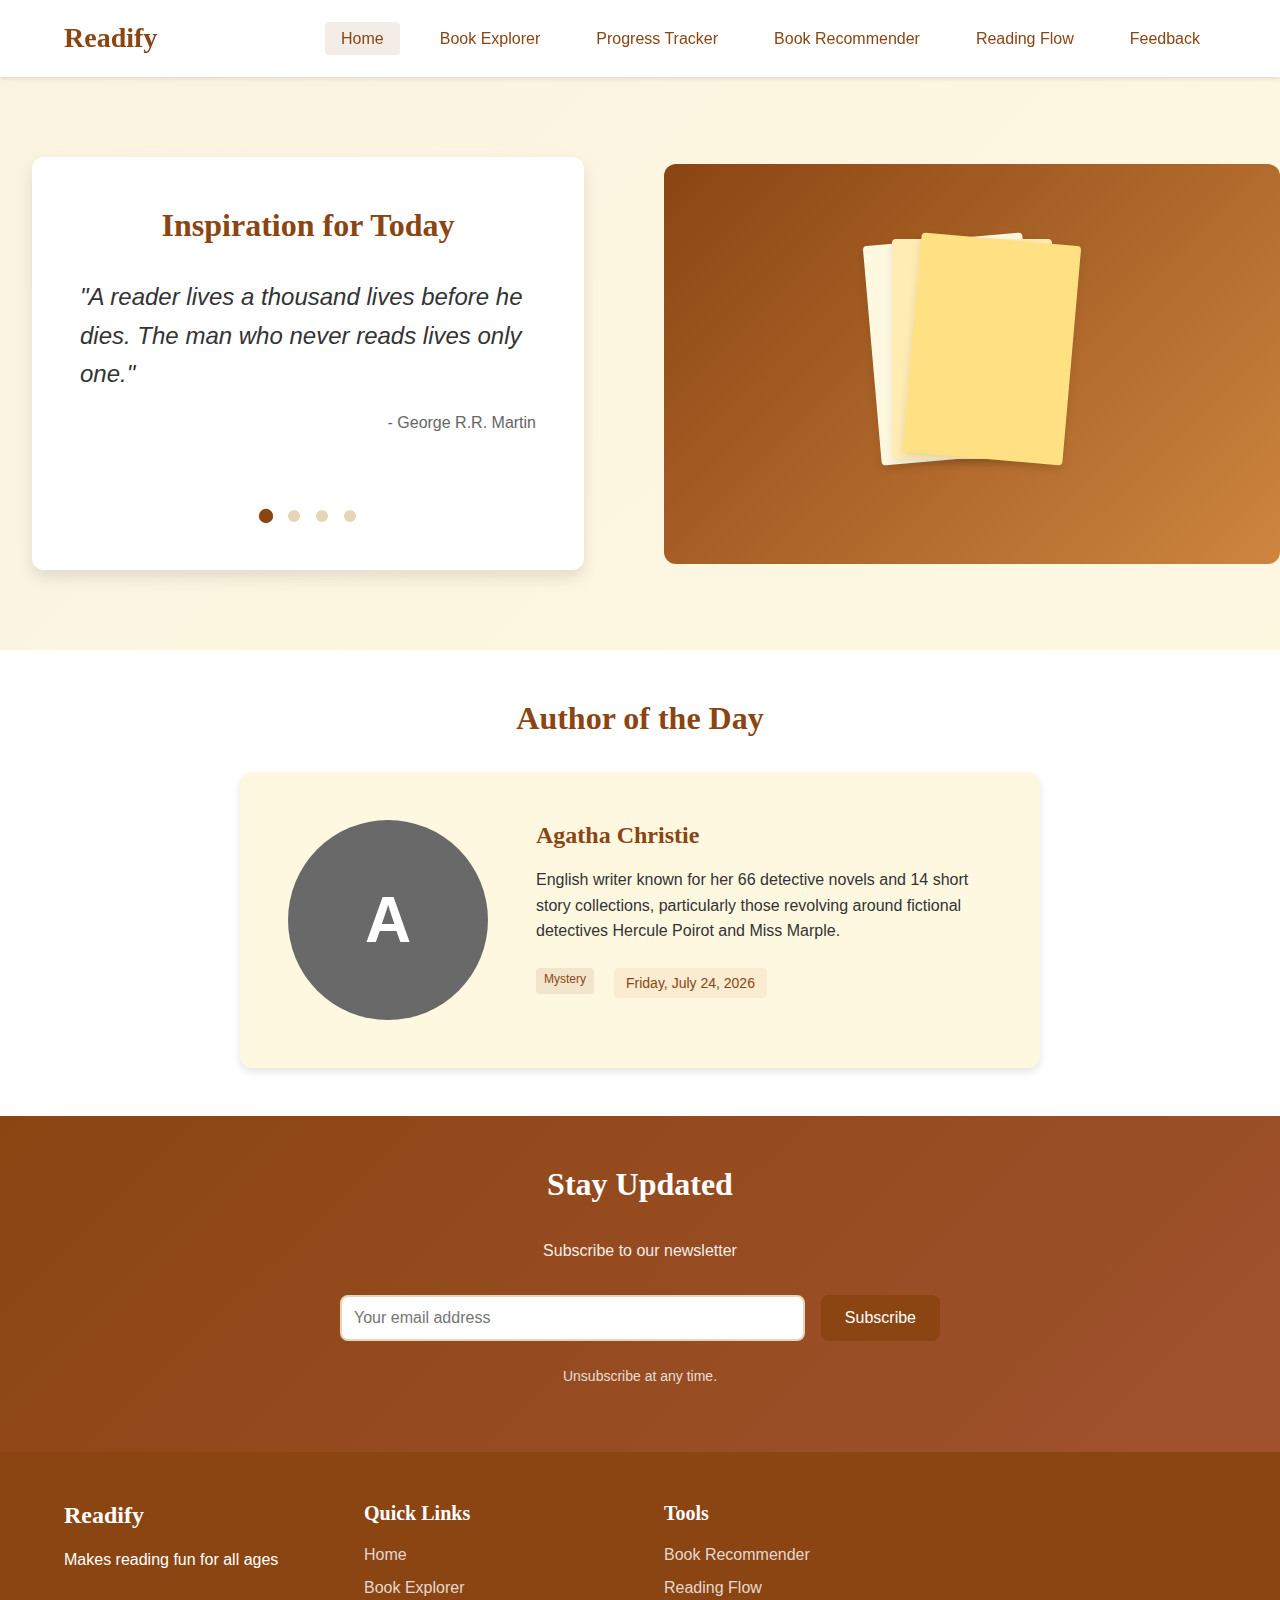
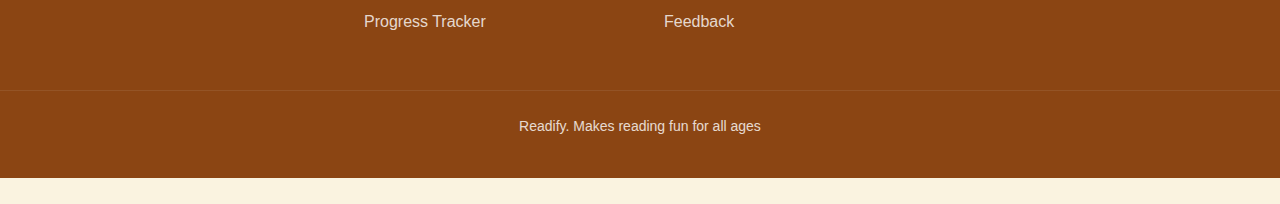
<file: index.html>
<!DOCTYPE html>
<html lang="en">
<head>
    <meta charset="UTF-8">
    <meta name="viewport" content="width=device-width, initial-scale=1.0">
    <title>Readify - Makes reading fun for all ages</title>
    <link rel="stylesheet" href="css/styles.css">
    <link rel="manifest" href="manifest.json">
    <link rel="icon" href="assets/images/favicon.png">
</head>
<body>
    <!-- Navigation -->
    <nav class="navbar">
        <div class="nav-container">
            <a href="index.html" class="logo">Readify</a>
            
            <button class="hamburger" aria-label="Menu">
                <span></span>
                <span></span>
                <span></span>
            </button>
            
            <ul class="nav-menu">
                <li><a href="index.html" class="active">Home</a></li>
                <li><a href="explorer.html">Book Explorer</a></li>
                <li><a href="tracker.html">Progress Tracker</a></li>
                <li><a href="recommender.html">Book Recommender</a></li>
                <li><a href="flow.html">Reading Flow</a></li>
                <li><a href="feedback.html">Feedback</a></li>
            </ul>
        </div>
    </nav>

    <!-- Hero Section -->
    <section class="hero">
        <div class="hero-container">
            <div class="quote-section">
                <div class="quote-container">
                    <h2 class="quote-title">Inspiration for Today</h2>
                    <div class="quote-slider">
                        <div class="quote active">
                            <p>"A reader lives a thousand lives before he dies. The man who never reads lives only one."</p>
                            <cite>- George R.R. Martin</cite>
                        </div>
                        <div class="quote">
                            <p>"There is no friend as loyal as a book."</p>
                            <cite>– Ernest Hemingway</cite>
                        </div>
                        <div class="quote">
                            <p>"The more that you read, the more things you will know. The more that you learn, the more places you'll go."</p>
                            <cite>– Dr. Seuss</cite>
                        </div>
                        <div class="quote">
                            <p>"Books are a uniquely portable magic."</p>
                            <cite>– Stephen King</cite>
                        </div>
                    </div>
                    <div class="quote-dots">
                        <span class="dot active" data-index="0"></span>
                        <span class="dot" data-index="1"></span>
                        <span class="dot" data-index="2"></span>
                        <span class="dot" data-index="3"></span>
                    </div>
                </div>
            </div>
            
            <div class="hero-image">
                <div class="image-placeholder">
                    <div class="book-stack">
                        <div class="book"></div>
                        <div class="book"></div>
                        <div class="book"></div>
                    </div>
                </div>
            </div>
        </div>
    </section>

    <!-- Author of the Day -->
    <section class="author-section">
        <div class="container">
            <h2 class="section-title">Author of the Day</h2>
            <div class="author-card">
                <div class="author-image" id="author-image">
                </div>
                <div class="author-info">
                    <h3 id="author-name">Loading...</h3>
                    <p id="author-bio"></p>
                    <div class="author-meta">
                        <span class="genre-tag" id="author-genre"></span>
                        <span class="date-tag" id="current-date"></span>
                    </div>
                </div>
            </div>
        </div>
    </section>

    <!-- Newsletter -->
    <section class="newsletter-section">
        <div class="container">
            <h2 class="section-title">Stay Updated</h2>
            <p class="section-subtitle">Subscribe to our newsletter</p>
            
            <form class="newsletter-form" id="newsletter-form">
                <div class="form-group">
                    <input type="email" id="newsletter-email" placeholder="Your email address" required>
                    <button type="submit" class="btn-primary">Subscribe</button>
                </div>
                <div class="form-message" id="form-message"></div>
                <p class="form-note">Unsubscribe at any time.</p>
            </form>
        </div>
    </section>

    <!-- Footer -->
    <footer class="footer">
        <div class="footer-container">
            <div class="footer-section">
                <h3>Readify</h3>
                <p>Makes reading fun for all ages</p>
            </div>
            
            <div class="footer-section">
                <h4>Quick Links</h4>
                <ul>
                    <li><a href="index.html">Home</a></li>
                    <li><a href="explorer.html">Book Explorer</a></li>
                    <li><a href="tracker.html">Progress Tracker</a></li>
                </ul>
            </div>
            
            <div class="footer-section">
                <h4>Tools</h4>
                <ul>
                    <li><a href="recommender.html">Book Recommender</a></li>
                    <li><a href="flow.html">Reading Flow</a></li>
                    <li><a href="feedback.html">Feedback</a></li>
                </ul>
            </div>
            
        </div>
        
        <div class="footer-bottom">
            <p>Readify. Makes reading fun for all ages</p>
        </div>
    </footer>

    <script src="js/utils.js"></script>
    <script src="js/main.js"></script>
    <script>
        // Initialize homepage specific functionality
        document.addEventListener('DOMContentLoaded', function() {
            // Quote rotation
            const quotes = document.querySelectorAll('.quote');
            const dots = document.querySelectorAll('.dot');
            let currentQuote = 0;
            
            function rotateQuote() {
                quotes[currentQuote].classList.remove('active');
                dots[currentQuote].classList.remove('active');
                
                currentQuote = (currentQuote + 1) % quotes.length;
                
                quotes[currentQuote].classList.add('active');
                dots[currentQuote].classList.add('active');
            }
            
            // Rotate quotes every 5 seconds
            setInterval(rotateQuote, 5000);
            
            dots.forEach(dot => {
                dot.addEventListener('click', function() {
                    const index = parseInt(this.dataset.index);
                    
                    quotes[currentQuote].classList.remove('active');
                    dots[currentQuote].classList.remove('active');
                    
                    currentQuote = index;
                    
                    quotes[currentQuote].classList.add('active');
                    dots[currentQuote].classList.add('active');
                });
            });
            
            // Author of the day based on date
            const authors = [
                {
                    name: "Jane Austen",
                    bio: "English novelist known primarily for her six major novels, which interpret, critique and comment upon the British landed gentry at the end of the 18th century.",
                    genre: "Classic Romance",
                    color: "#8B4513"
                },
                {
                    name: "George Orwell",
                    bio: "English novelist, essayist, journalist and critic whose work is marked by lucid prose, awareness of social injustice, opposition to totalitarianism, and outspoken support of democratic socialism.",
                    genre: "Political Fiction",
                    color: "#2F4F4F"
                },
                {
                    name: "Toni Morrison",
                    bio: "American novelist, essayist, book editor, and college professor who received the Nobel Prize in Literature in 1993 for her novel 'Beloved'.",
                    genre: "Literary Fiction",
                    color: "#8B0000"
                },
                {
                    name: "J.K. Rowling",
                    bio: "British author and philanthropist best known for writing the Harry Potter fantasy series which has sold over 500 million copies worldwide.",
                    genre: "Fantasy",
                    color: "#4B0082"
                },
                {
                    name: "Haruki Murakami",
                    bio: "Japanese writer whose novels, essays, and short stories have been bestsellers in Japan and internationally, translated into 50 languages.",
                    genre: "Magical Realism",
                    color: "#006400"
                },
                {
                    name: "Agatha Christie",
                    bio: "English writer known for her 66 detective novels and 14 short story collections, particularly those revolving around fictional detectives Hercule Poirot and Miss Marple.",
                    genre: "Mystery",
                    color: "#696969"
                },
                {
                    name: "Gabriel García Márquez",
                    bio: "Colombian novelist, short-story writer, screenwriter and journalist, known affectionately as Gabo, considered one of the most significant authors of the 20th century.",
                    genre: "Magical Realism",
                    color: "#8B4513"
                }
            ];
            
            const today = new Date().getDay();
            const author = authors[today % authors.length];
            
            document.getElementById('author-name').textContent = author.name;
            document.getElementById('author-bio').textContent = author.bio;
            document.getElementById('author-genre').textContent = author.genre;
            document.getElementById('author-image').style.backgroundColor = author.color;
            document.getElementById('author-image').innerHTML = `<span>${author.name.charAt(0)}</span>`;
            
            // Current date display
            const options = { weekday: 'long', year: 'numeric', month: 'long', day: 'numeric' };
            document.getElementById('current-date').textContent = new Date().toLocaleDateString('en-US', options);
            
            // Newsletter form
            const newsletterForm = document.getElementById('newsletter-form');
            const formMessage = document.getElementById('form-message');
            
            newsletterForm.addEventListener('submit', function(e) {
                e.preventDefault();
                
                const email = document.getElementById('newsletter-email').value;
                
                if (validateEmail(email)) {
                    // Save to localStorage
                    let subscribers = JSON.parse(localStorage.getItem('readify_subscribers') || '[]');
                    subscribers.push({
                        email: email,
                        date: new Date().toISOString()
                    });
                    localStorage.setItem('readify_subscribers', JSON.stringify(subscribers));
                    
                    formMessage.textContent = 'Thank you for subscribing!';
                    formMessage.className = 'form-message success';

                    newsletterForm.reset();
                    
                    setTimeout(() => {
                        formMessage.textContent = '';
                        formMessage.className = 'form-message';
                    }, 5000);
                } else {
                    formMessage.textContent = 'Please enter a valid email address.';
                    formMessage.className = 'form-message error';
                }
            });
            
            function validateEmail(email) {
                const re = /^[^\s@]+@[^\s@]+\.[^\s@]+$/;
                return re.test(email);
            }
        });
    </script>
</body>
</html>
</file>
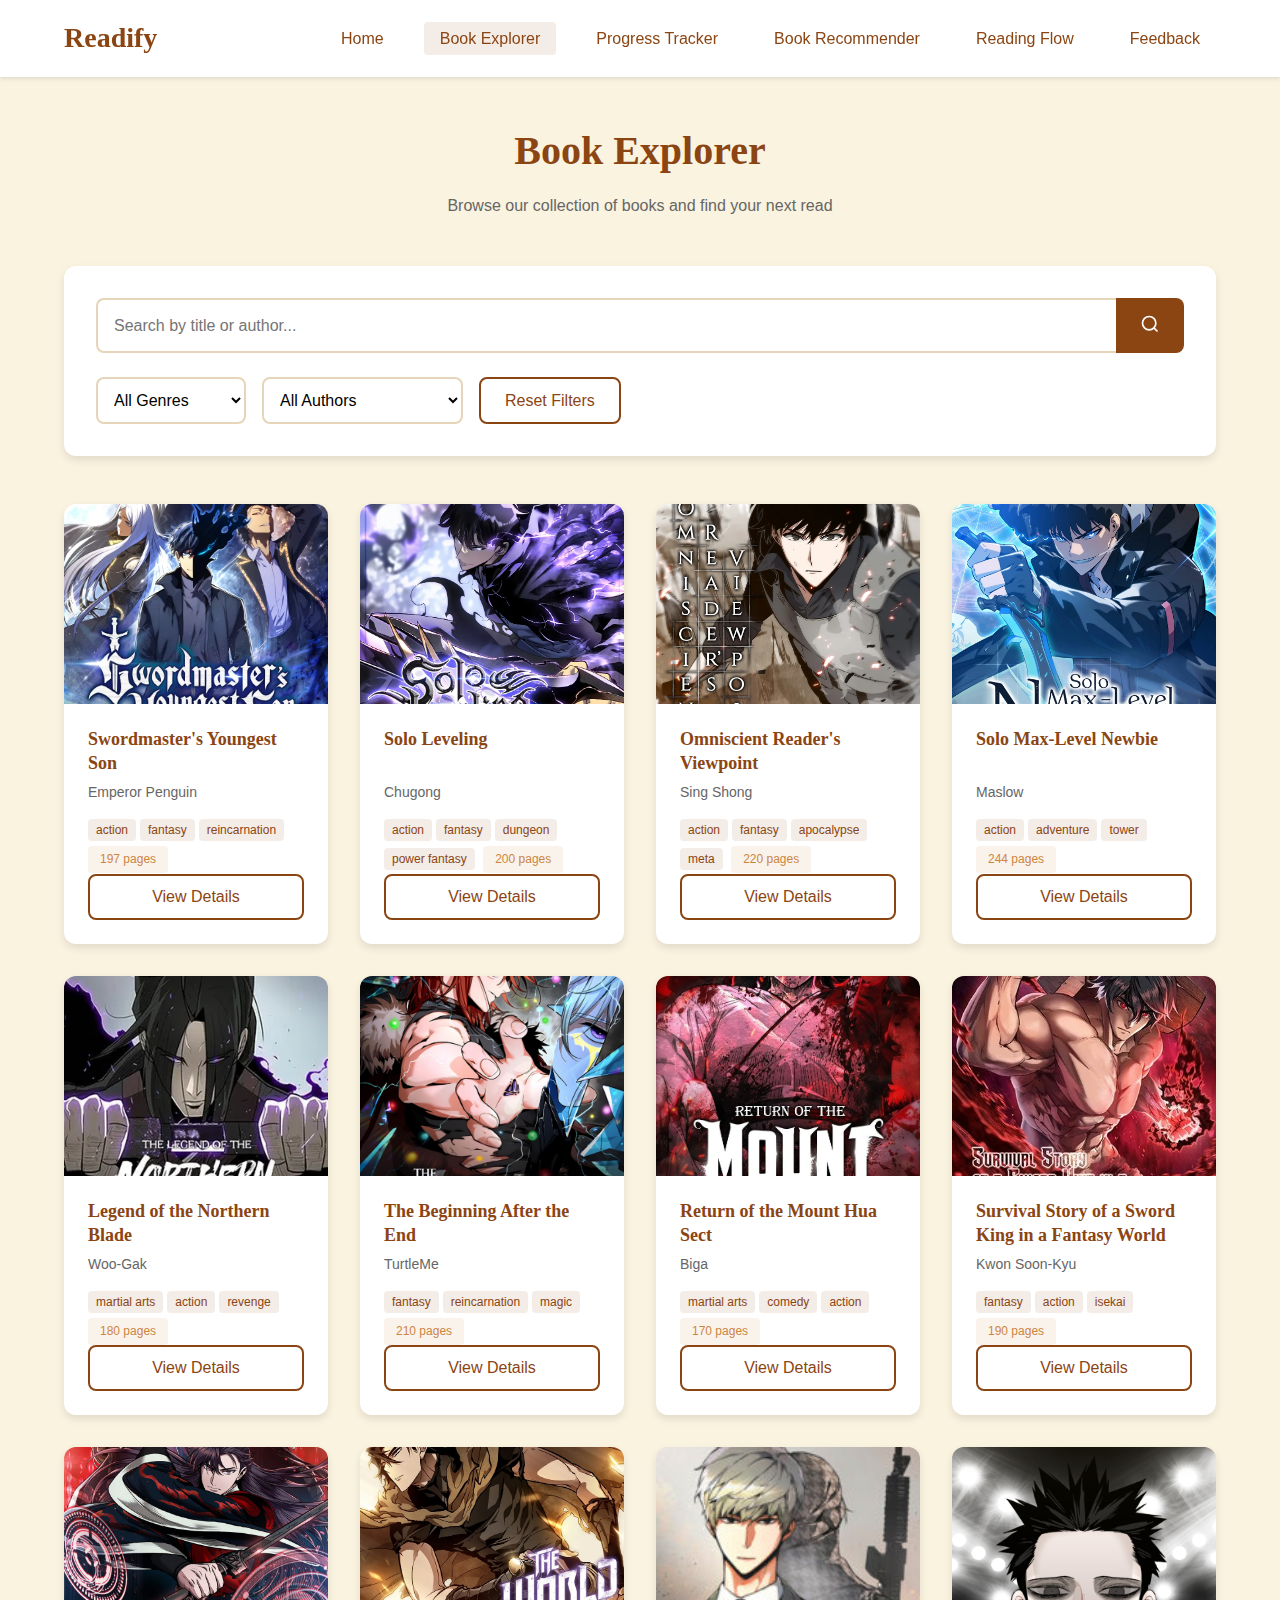
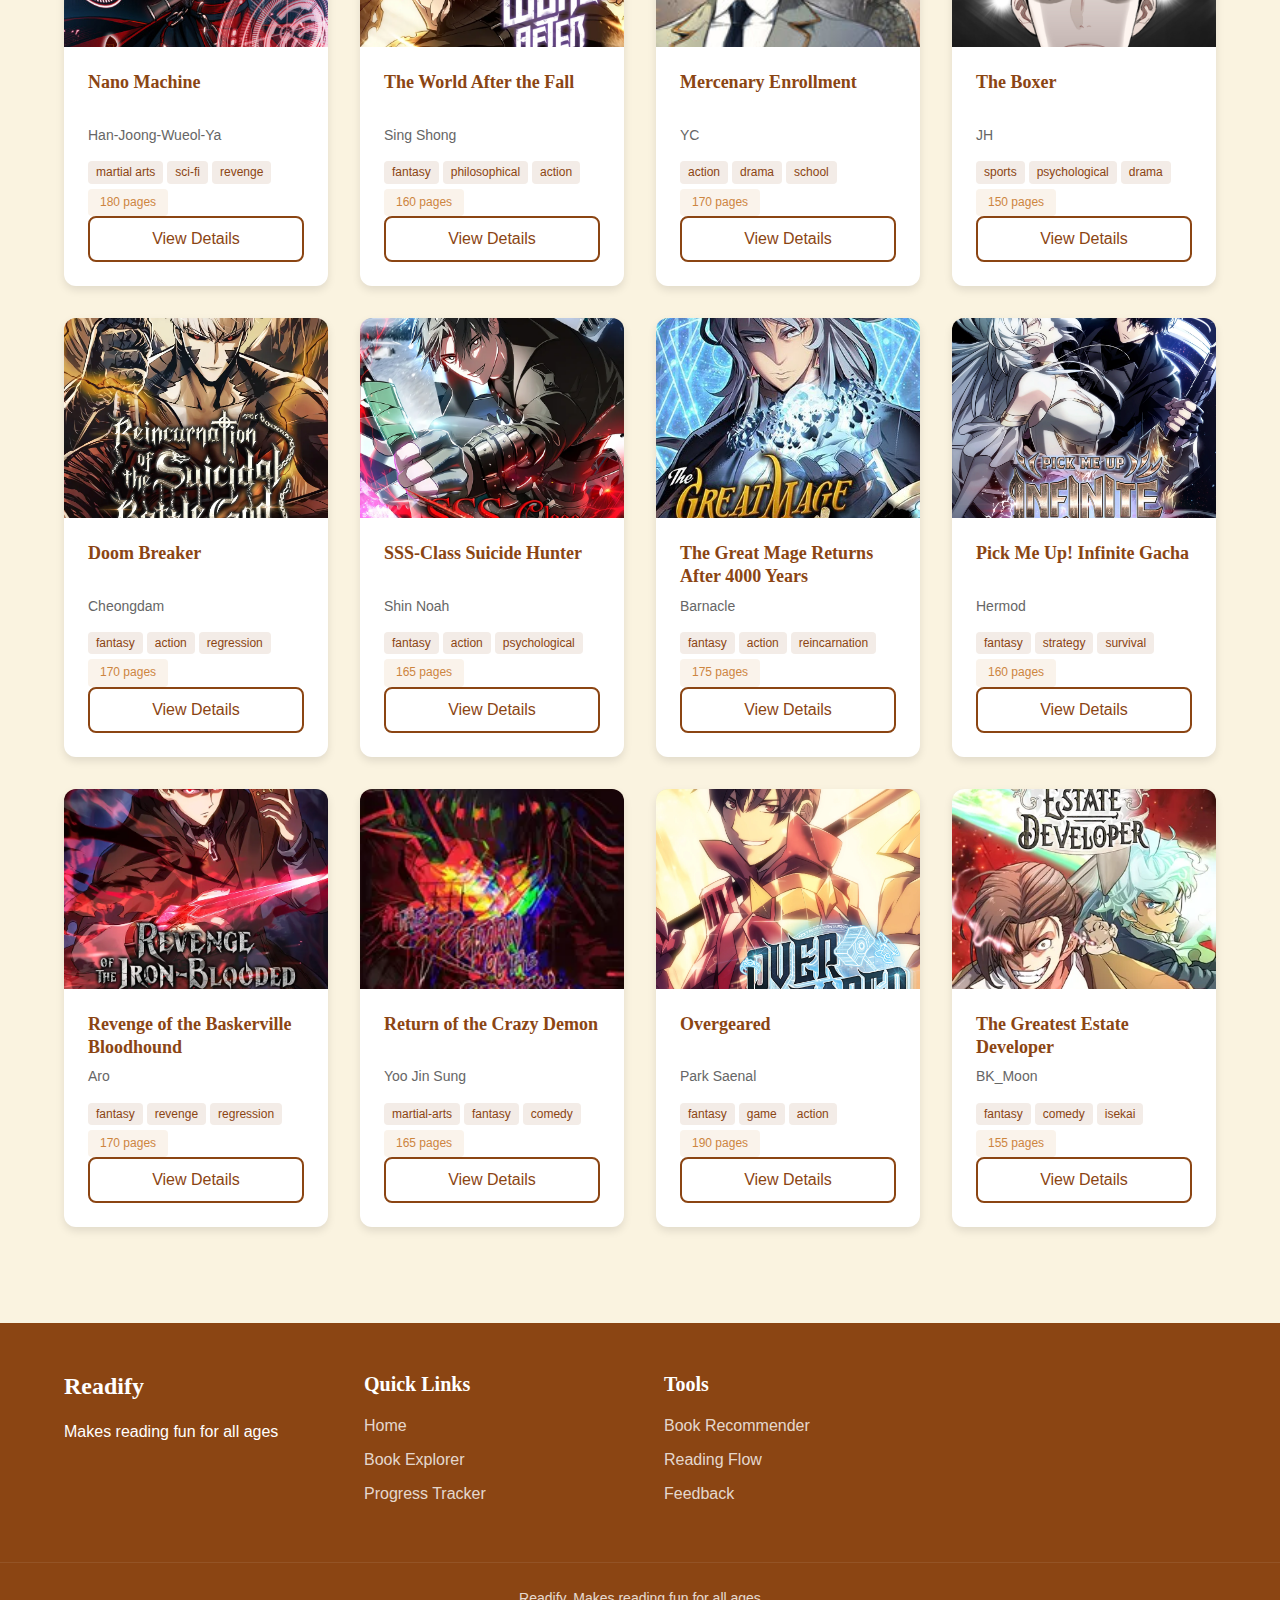
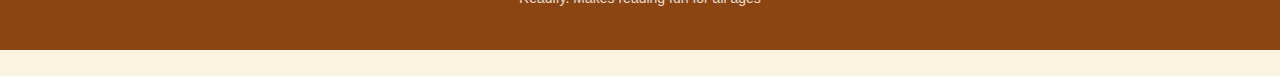
<file: explorer.html>
<!DOCTYPE html>
<html lang="en">
<head>
    <meta charset="UTF-8">
    <meta name="viewport" content="width=device-width, initial-scale=1.0">
    <title>Book Explorer - Readify</title>
    <link rel="stylesheet" href="css/styles.css">
    <link rel="manifest" href="manifest.json">
    <link rel="icon" href="assets/images/favicon.png">
</head>
<body>
    <!-- Navigation -->
    <nav class="navbar">
        <div class="nav-container">
            <a href="index.html" class="logo">Readify</a>
            
            <button class="hamburger" aria-label="Menu">
                <span></span>
                <span></span>
                <span></span>
            </button>
            
            <ul class="nav-menu">
                <li><a href="index.html">Home</a></li>
                <li><a href="explorer.html" class="active">Book Explorer</a></li>
                <li><a href="tracker.html">Progress Tracker</a></li>
                <li><a href="recommender.html">Book Recommender</a></li>
                <li><a href="flow.html">Reading Flow</a></li>
                <li><a href="feedback.html">Feedback</a></li>
            </ul>
        </div>
    </nav>

    <!-- Main Content -->
    <main class="explorer-container">
        <div class="container">
            <header class="explorer-header">
                <h1 class="page-title">Book Explorer</h1>
                <p class="page-subtitle">Browse our collection of books and find your next read</p>
            </header>

            <!-- Filters -->
            <div class="filters">
                <div class="search-box">
                    <input type="text" id="search-input" placeholder="Search by title or author...">
                    <button class="search-btn">
                        <svg width="20" height="20" viewBox="0 0 24 24" fill="none" stroke="currentColor" stroke-width="2">
                            <circle cx="11" cy="11" r="8"></circle>
                            <line x1="21" y1="21" x2="16.65" y2="16.65"></line>
                        </svg>
                    </button>
                </div>
                
                <div class="filter-group">
                    <select id="genre-filter">
                        <option value="">All Genres</option>
                    </select>
                    
                    <select id="author-filter">
                        <option value="">All Authors</option>
                    </select>
                    
                    <button id="reset-filters" class="btn-secondary">Reset Filters</button>
                </div>
            </div>

            <div class="book-grid" id="book-grid">
            </div>
        </div>
    </main>

    <!-- Book Modal -->
    <div class="modal-overlay" id="modal-overlay">
        <div class="modal" id="book-modal">
            <button class="modal-close" id="modal-close">&times;</button>
            <div class="modal-content">
                <div class="modal-header">
                    <div class="modal-book-cover" id="modal-cover"></div>
                    <div class="modal-title">
                        <h2 id="modal-book-title">placeholder</h2>
                        <h3 id="modal-book-author">placeholder</h3>
                        <div class="modal-meta">
                            <span class="modal-genres" id="modal-genre"></span>
                            <span class="pages-tag" id="modal-pages"></span>
                        </div>
                    </div>
                </div>
                
                <div class="modal-body">
                    <section class="synopsis">
                        <h3>Synopsis</h3>
                        <p id="modal-synopsis"></p>
                    </section>
                    
                    <section class="series" id="series-section">
                        <h3>Series Information</h3>
                        <ul id="series-list"></ul>
                    </section>
                    
                    <section class="reviews">
                        <h3>Ratings & Reviews</h3>
                        <table class="reviews-table">
                            <thead>
                                <tr>
                                    <th>Source</th>
                                    <th>Rating</th>
                                    <th>Review</th>
                                </tr>
                            </thead>
                            <tbody id="reviews-table">          
                            </tbody>
                        </table>
                    </section>
                </div>
            </div>
        </div>
    </div>

    <footer class="footer">
        <div class="footer-container">
            <div class="footer-section">
                <h3>Readify</h3>
                <p>Makes reading fun for all ages</p>
            </div>
            
            <div class="footer-section">
                <h4>Quick Links</h4>
                <ul>
                    <li><a href="index.html">Home</a></li>
                    <li><a href="explorer.html">Book Explorer</a></li>
                    <li><a href="tracker.html">Progress Tracker</a></li>
                </ul>
            </div>
            
            <div class="footer-section">
                <h4>Tools</h4>
                <ul>
                    <li><a href="recommender.html">Book Recommender</a></li>
                    <li><a href="flow.html">Reading Flow</a></li>
                    <li><a href="feedback.html">Feedback</a></li>
                </ul>
            </div>
            
        </div>
        
        <div class="footer-bottom">
            <p>Readify. Makes reading fun for all ages</p>
        </div>
    </footer>

    <script src="js/utils.js"></script>
    <script src="js/data.js"></script>
    <script src="js/main.js"></script>
    <script>
        document.addEventListener('DOMContentLoaded', function() {
            const bookGrid = document.getElementById('book-grid');
            const searchInput = document.getElementById('search-input');
            const genreFilter = document.getElementById('genre-filter');
            const authorFilter = document.getElementById('author-filter');
            const resetButton = document.getElementById('reset-filters');
            const modalOverlay = document.getElementById('modal-overlay');
            const modalClose = document.getElementById('modal-close');
            
            // Get all authors for filter
            const uniqueAuthors = [...new Set(booksData.map(book => book.author))];
            const authorSelect = document.getElementById('author-filter');
            const allGenres = [];
            booksData.forEach(book => {
                if (book.genres) {
                    book.genres.forEach(genre => {
                        if (!allGenres.includes(genre)){
                            allGenres.push(genre)
                        }
                    })
                }
            });

            allGenres.sort().forEach(genre => {
                const option = document.createElement('option');
                option.value = genre;
                option.textContent = genre;
                genreFilter.appendChild(option);
            });

            uniqueAuthors.forEach(author => {
                const option = document.createElement('option');
                option.value = author;
                option.textContent = author;
                authorSelect.appendChild(option);
            });
            
            // Book items
            function renderBooks(books) {
                bookGrid.innerHTML = '';
                
                books.forEach(book => {
                    const bookCard = document.createElement('div');
                    bookCard.className = 'book-card';
                    bookCard.innerHTML = `
                        <div class="book-cover">
                            ${book.image ? 
                            `<img src="${book.image}" alt="${book.title} cover" loading="lazy">` : 
                            `<div class="book-cover-placeholder" style="background-color: ${book.color}">
                                <span>${book.title.substring(0, 2)}</span>
                                </div>`
                                }                            
                        </div>
                        <div class="book-info">
                            <h3 class="book-title">${book.title}</h3>
                            <p class="book-author">${book.author}</p>
                            <div class="book-meta">
                                ${book.genres.map(genre => `<span class=genre-tag>${genre}</span>`).join('')}
                                <span class="pages-tag">${book.pages} pages</span>
                            </div>
                            <button class="btn-view-details" data-id="${book.id}">View Details</button>
                        </div>
                    `;
                    
                    bookGrid.appendChild(bookCard);
                });
                
                document.querySelectorAll('.btn-view-details').forEach(button => {
                    button.addEventListener('click', function() {
                        const bookId = parseInt(this.dataset.id);
                        const book = booksData.find(b => b.id === bookId);
                        openBookModal(book);
                    });
                });
            }
            
            // Book filters
            function filterBooks() {
                const searchTerm = searchInput.value.toLowerCase();
                const selectedGenre = genreFilter.value;
                const selectedAuthor = authorFilter.value;
                
                const filteredBooks = booksData.filter(book => {
                    const matchesSearch = book.title.toLowerCase().includes(searchTerm) ||
                                         book.author.toLowerCase().includes(searchTerm);
                    const matchesGenre = !selectedGenre || book.genres.includes(selectedGenre);
                    const matchesAuthor = !selectedAuthor || book.author === selectedAuthor;
                    
                    return matchesSearch && matchesGenre && matchesAuthor;
                });
                
                renderBooks(filteredBooks);
            }
            
            // Open book modal
            function openBookModal(book) {
                document.getElementById('modal-book-title').textContent = book.title;
                document.getElementById('modal-book-author').textContent = `by ${book.author}`;
                document.getElementById('modal-genre').innerHTML = book.genres.map(genre => `<span class=genre-tag>${genre}</span>`).join('');
                document.getElementById('modal-pages').textContent = `${book.pages} pages`;
                document.getElementById('modal-synopsis').textContent = book.synopsis;
                
                const modalCover = document.getElementById('modal-cover');
                modalCover.style.backgroundColor = book.color;
                modalCover.innerHTML = book.image ? 
                `<img src="${book.image}" alt="${book.title} cover">` :
                `<div class="modal-cover-placeholder" style="background-color: ${book.color}">
                <span>${book.title.substring(0, 2)}</span> </div>`;
                
                const seriesSection = document.getElementById('series-section');
                const seriesList = document.getElementById('series-list');
                
                if (book.series && book.series.length > 0) {
                    seriesSection.style.display = 'block';
                    seriesList.innerHTML = '';
                    
                    book.series.forEach(seriesBook => {
                        const li = document.createElement('li');
                        li.textContent = `${seriesBook.title} (${seriesBook.type})`;
                        seriesList.appendChild(li);
                    });
                } else {
                    seriesSection.style.display = 'none';
                }

                const reviewsTable = document.getElementById('reviews-table');
                reviewsTable.innerHTML = '';
                
                book.reviews.forEach(review => {
                    const row = document.createElement('tr');
                    row.innerHTML = `
                        <td>${review.source}</td>
                        <td><span class="rating">${'★'.repeat(review.rating)}${'☆'.repeat(5-review.rating)}</span></td>
                        <td>${review.comment}</td>
                    `;
                    reviewsTable.appendChild(row);
                });
                
                modalOverlay.classList.add('active');
                document.body.style.overflow = 'hidden';
            }
            
            function closeModal() {
                modalOverlay.classList.remove('active');
                document.body.style.overflow = 'auto';
            }
            
            searchInput.addEventListener('input', filterBooks);
            genreFilter.addEventListener('change', filterBooks);
            authorFilter.addEventListener('change', filterBooks);
            resetButton.addEventListener('click', function() {
                searchInput.value = '';
                genreFilter.value = '';
                authorFilter.value = '';
                filterBooks();
            });
            
            modalClose.addEventListener('click', closeModal);
            modalOverlay.addEventListener('click', function(e) {
                if (e.target === modalOverlay) {
                    closeModal();
                }
            });
            
            renderBooks(booksData);
            document.querySelector('.search-btn').addEventListener('click', filterBooks);
        });
    </script>
</body>
</html>
</file>
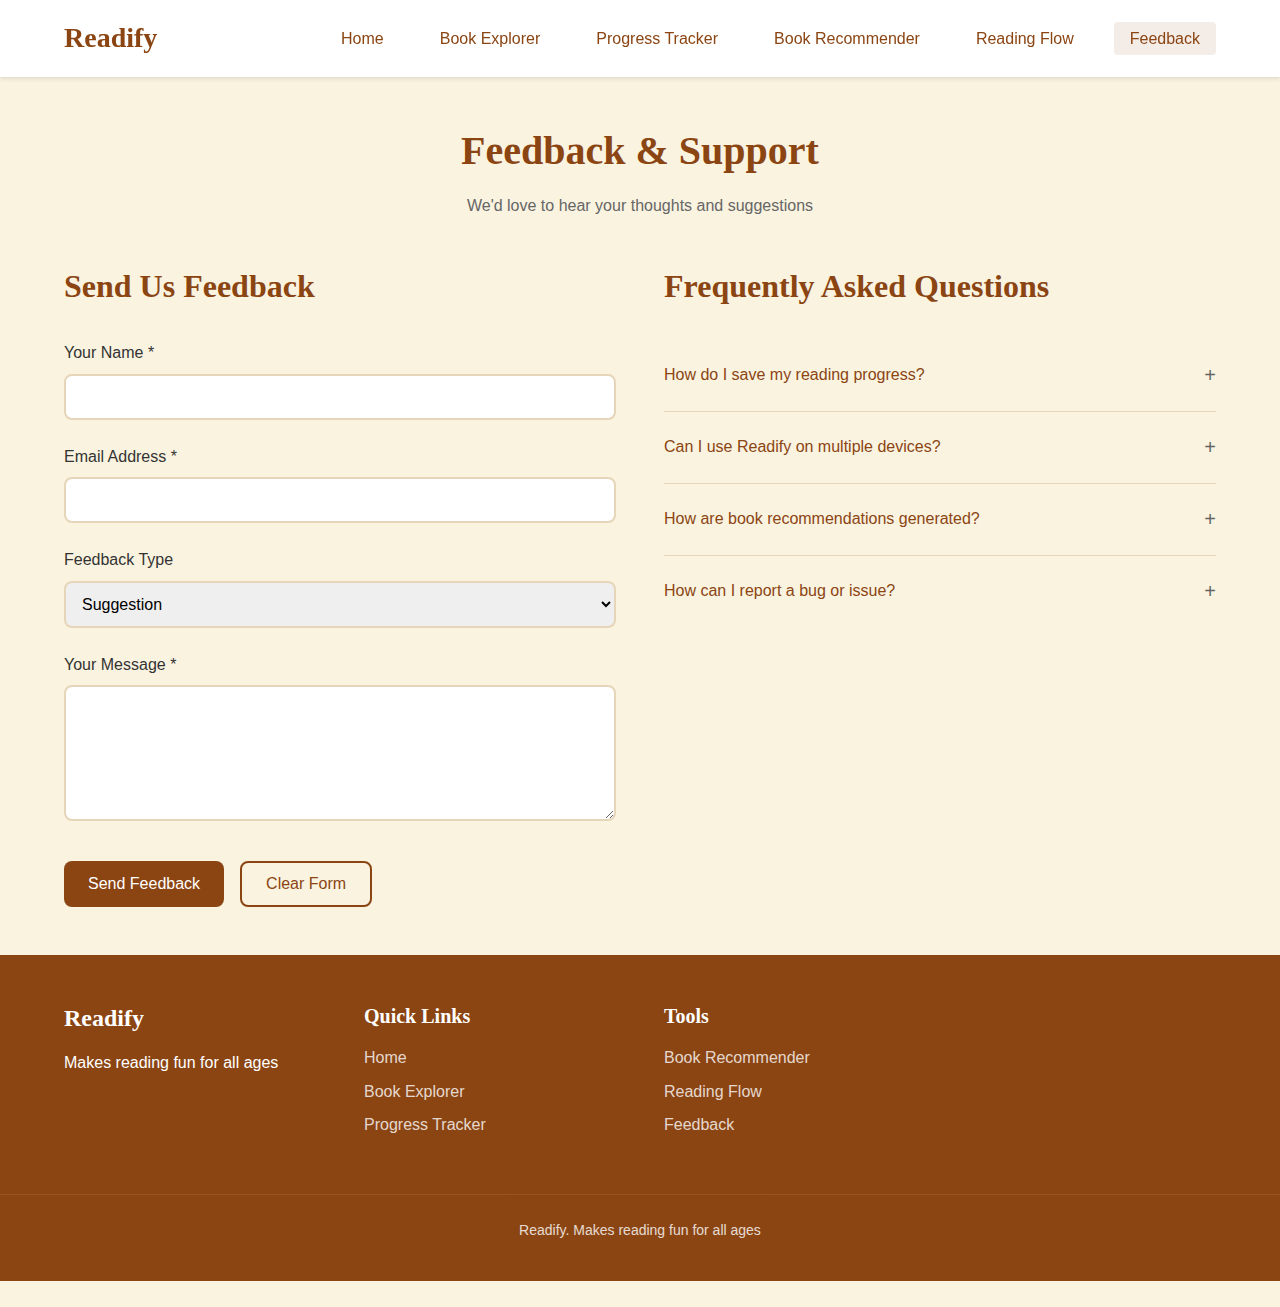
<file: feedback.html>
<!DOCTYPE html>
<html lang="en">
<head>
    <meta charset="UTF-8">
    <meta name="viewport" content="width=device-width, initial-scale=1.0">
    <title>Feedback - Readify</title>
    <link rel="stylesheet" href="css/styles.css">
    <link rel="manifest" href="manifest.json">
    <link rel="icon" href="assets/images/favicon.png">
</head>
<body>
    <!-- Navigation -->
    <nav class="navbar">
        <div class="nav-container">
            <a href="index.html" class="logo">Readify</a>
            
            <button class="hamburger" aria-label="Menu">
                <span></span>
                <span></span>
                <span></span>
            </button>
            
            <ul class="nav-menu">
                <li><a href="index.html">Home</a></li>
                <li><a href="explorer.html">Book Explorer</a></li>
                <li><a href="tracker.html">Progress Tracker</a></li>
                <li><a href="recommender.html">Book Recommender</a></li>
                <li><a href="flow.html">Reading Flow</a></li>
                <li><a href="feedback.html" class="active">Feedback</a></li>
            </ul>
        </div>
    </nav>

    <!-- Main Content -->
    <main class="feedback-container">
        <div class="container">
            <header class="feedback-header">
                <h1 class="page-title">Feedback & Support</h1>
                <p class="page-subtitle">We'd love to hear your thoughts and suggestions</p>
            </header>

            <div class="feedback-grid">
                <!-- Feedback Form -->
                <div class="feedback-card form-card">
                    <h2 class="card-title">Send Us Feedback</h2>
                    
                    <form class="feedback-form" id="feedback-form" novalidate>
                        <div class="form-group">
                            <label for="feedback-name">Your Name *</label>
                            <input type="text" id="feedback-name" required>
                            <div class="error-message" id="name-error"></div>
                        </div>
                        
                        <div class="form-group">
                            <label for="feedback-email">Email Address *</label>
                            <input type="email" id="feedback-email" required>
                            <div class="error-message" id="email-error"></div>
                        </div>
                        
                        <div class="form-group">
                            <label for="feedback-type">Feedback Type</label>
                            <select id="feedback-type">
                                <option value="suggestion">Suggestion</option>
                                <option value="bug">Bug Report</option>
                                <option value="feature">Feature Request</option>
                                <option value="general">General Feedback</option>
                            </select>
                        </div>
                        
                        <div class="form-group">
                            <label for="feedback-message">Your Message *</label>
                            <textarea id="feedback-message" rows="6" required></textarea>
                            <div class="error-message" id="message-error"></div>
                        </div>
                        
                        <div class="form-actions">
                            <button type="submit" class="btn-primary">Send Feedback</button>
                            <button type="reset" class="btn-secondary">Clear Form</button>
                        </div>
                    </form>
                </div>

                <!-- FAQ Section -->
                <div class="feedback-card faq-card">
                    <h2 class="card-title">Frequently Asked Questions</h2>
                    
                    <div class="faq-list">
                        <div class="faq-item">
                            <button class="faq-question">
                                <span>How do I save my reading progress?</span>
                                <span class="faq-icon">+</span>
                            </button>
                            <div class="faq-answer">
                                <p>You can save your reading progress on the Progress Tracker page. Fill in the book details and click "Save Progress". Your progress will be stored locally in your browser.</p>
                            </div>
                        </div>
                        
                        <div class="faq-item">
                            <button class="faq-question">
                                <span>Can I use Readify on multiple devices?</span>
                                <span class="faq-icon">+</span>
                            </button>
                            <div class="faq-answer">
                                <p>Yes, you can. but Readify saves data on localStorage making your personal data only usable in a single device</p>
                            </div>
                        </div>
                        
                        <div class="faq-item">
                            <button class="faq-question">
                                <span>How are book recommendations generated?</span>
                                <span class="faq-icon">+</span>
                            </button>
                            <div class="faq-answer">
                                <p>Recommendations can be random or You can filter by genre, length, and mood to get personalized suggestions. The "Surprise Me!" button gives you completely random picks.</p>
                            </div>
                        </div>
                        
                        <div class="faq-item">
                            <button class="faq-question">
                                <span>How can I report a bug or issue?</span>
                                <span class="faq-icon">+</span>
                            </button>
                            <div class="faq-answer">
                                <p>Use the feedback form on this page to report any issues. Select "Bug Report" as the feedback type, add details and press send feedback</p>
                            </div>
                        </div>
                    </div>
                </div>
            </div>

            <!-- Confirmation Message -->
            <div class="confirmation-message" id="confirmation-message">
                <div class="confirmation-content">
                    <div class="confirmation-icon">✓</div>
                    <h3>Thank You!</h3>
                    <p>Your feedback has been submitted successfully.</p>
                    <button class="btn-secondary" id="close-confirmation">Close</button>
                </div>
            </div>
        </div>
    </main>

    <!-- Footer -->
    <footer class="footer">
        <div class="footer-container">
            <div class="footer-section">
                <h3>Readify</h3>
                <p>Makes reading fun for all ages</p>
            </div>
            
            <div class="footer-section">
                <h4>Quick Links</h4>
                <ul>
                    <li><a href="index.html">Home</a></li>
                    <li><a href="explorer.html">Book Explorer</a></li>
                    <li><a href="tracker.html">Progress Tracker</a></li>
                </ul>
            </div>
            
            <div class="footer-section">
                <h4>Tools</h4>
                <ul>
                    <li><a href="recommender.html">Book Recommender</a></li>
                    <li><a href="flow.html">Reading Flow</a></li>
                    <li><a href="feedback.html">Feedback</a></li>
                </ul>
            </div>
            
        </div>
        
        <div class="footer-bottom">
            <p>Readify. Makes reading fun for all ages</p>
        </div>
    </footer>

    <script src="js/utils.js"></script>
    <script src="js/main.js"></script>
    <script>
        document.addEventListener('DOMContentLoaded', function() {
            const feedbackForm = document.getElementById('feedback-form');
            const confirmationMessage = document.getElementById('confirmation-message');
            const closeConfirmation = document.getElementById('close-confirmation');
            const faqQuestions = document.querySelectorAll('.faq-question');
            
            // FAQ
            faqQuestions.forEach(question => {
                question.addEventListener('click', function() {
                    const answer = this.nextElementSibling;
                    const icon = this.querySelector('.faq-icon');
                    
                    this.parentElement.classList.toggle('active');
                    
                    if (answer.style.maxHeight) {
                        answer.style.maxHeight = null;
                        icon.textContent = '+';
                    } else {
                        answer.style.maxHeight = answer.scrollHeight + 'px';
                        icon.textContent = '−';
                    }
                    
                    faqQuestions.forEach(otherQuestion => {
                        if (otherQuestion !== this) {
                            const otherAnswer = otherQuestion.nextElementSibling;
                            const otherIcon = otherQuestion.querySelector('.faq-icon');
                            const otherItem = otherQuestion.parentElement;
                            
                            otherItem.classList.remove('active');
                            otherAnswer.style.maxHeight = null;
                            otherIcon.textContent = '+';
                        }
                    });
                });
            });
            
            feedbackForm.addEventListener('submit', function(e) {
                e.preventDefault();
                
                if (validateForm()) {
                    submitForm();
                }
            });

            const nameInput = document.getElementById('feedback-name');
            const emailInput = document.getElementById('feedback-email');
            const messageInput = document.getElementById('feedback-message');
            
            nameInput.addEventListener('blur', () => validateField(nameInput, 'name-error'));
            emailInput.addEventListener('blur', () => validateField(emailInput, 'email-error'));
            messageInput.addEventListener('blur', () => validateField(messageInput, 'message-error'));
            
            closeConfirmation.addEventListener('click', function() {
                confirmationMessage.classList.remove('active');
            });
            
            function validateForm() {
                let isValid = true;
                
                isValid = validateField(nameInput, 'name-error') && isValid;
                isValid = validateField(emailInput, 'email-error') && isValid;
                isValid = validateField(messageInput, 'message-error') && isValid;
                
                return isValid;
            }
            
            function validateField(field, errorId) {
                const errorElement = document.getElementById(errorId);
                
                field.classList.remove('error');
                errorElement.textContent = '';
                
                if (!field.value.trim()) {
                    field.classList.add('error');
                    errorElement.textContent = 'This field is required';
                    return false;
                }
                
                if (field.type === 'email') {
                    const emailRegex = /^[^\s@]+@[^\s@]+\.[^\s@]+$/;
                    if (!emailRegex.test(field.value.trim())) {
                        field.classList.add('error');
                        errorElement.textContent = 'Please enter a valid email address';
                        return false;
                    }
                }
                
                if (field.id === 'feedback-message' && field.value.trim().length < 10) {
                    field.classList.add('error');
                    errorElement.textContent = 'Message must be at least 10 characters';
                    return false;
                }
                
                if (field.id === 'feedback-name' && field.value.trim().length < 2) {
                    field.classList.add('error');
                    errorElement.textContent = 'Name must be at least 2 characters';
                    return false;
                }
                
                return true;
            }
            
            function submitForm() {
                const formData = {
                    name: document.getElementById('feedback-name').value,
                    email: document.getElementById('feedback-email').value,
                    type: document.getElementById('feedback-type').value,
                    message: document.getElementById('feedback-message').value,
                    date: new Date().toISOString(),
                    id: Date.now()
                };
                
                let feedbackList = JSON.parse(localStorage.getItem('readify_feedback') || '[]');
                feedbackList.push(formData);
                localStorage.setItem('readify_feedback', JSON.stringify(feedbackList));
                
                confirmationMessage.classList.add('active');
                feedbackForm.reset();
                window.scrollTo({ top: 0, behavior: 'smooth' });
                
                setTimeout(() => {
                    confirmationMessage.classList.remove('active');
                }, 5000);
            }
            
            const dateFields = document.querySelectorAll('input[type="date"]');
            dateFields.forEach(field => {
                if (!field.value) {
                    field.valueAsDate = new Date();
                }
            });
        });
    </script>
</body>
</html>
</file>
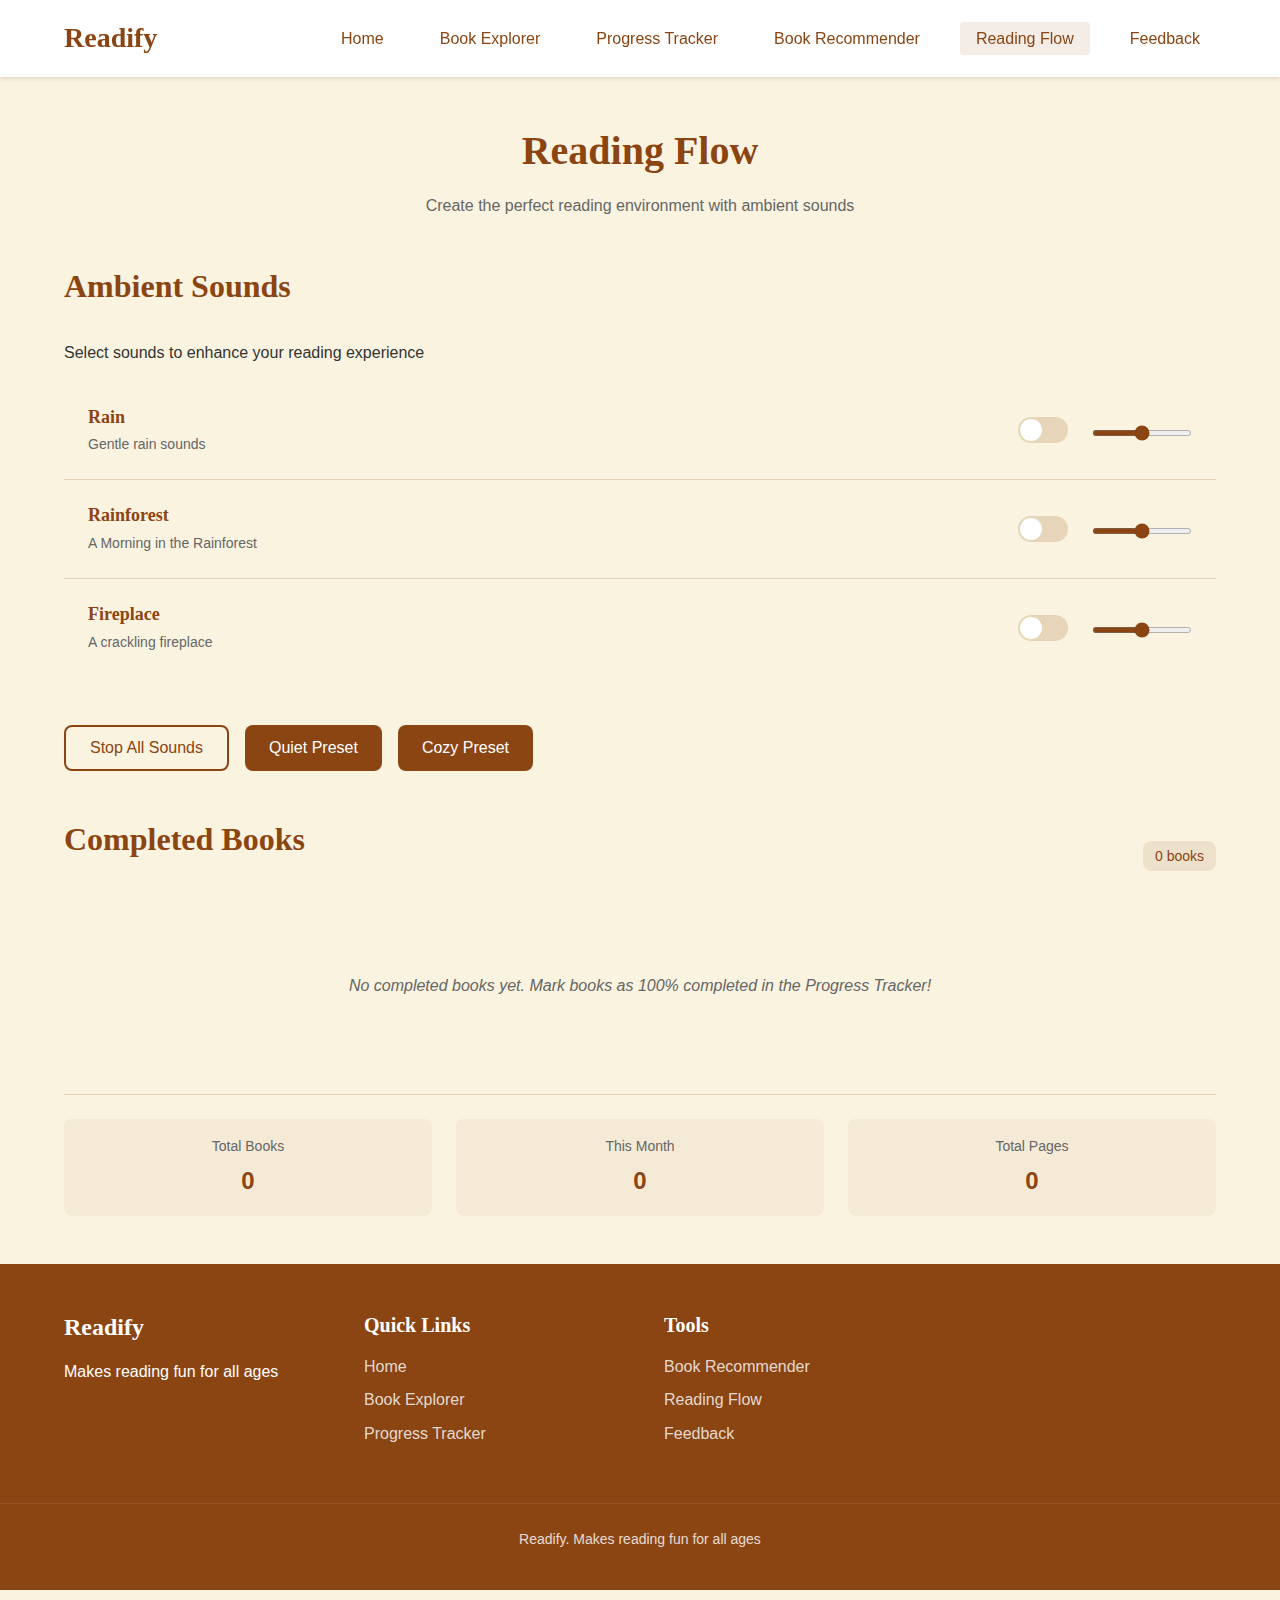
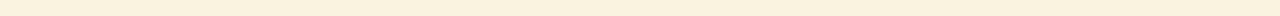
<file: flow.html>
<!DOCTYPE html>
<html lang="en">
<head>
    <meta charset="UTF-8">
    <meta name="viewport" content="width=device-width, initial-scale=1.0">
    <title>Reading Flow - Readify</title>
    <link rel="stylesheet" href="css/styles.css">
    <link rel="manifest" href="manifest.json">
    <link rel="icon" href="assets/images/favicon.png">
</head>
<body>
    <!-- Navigation -->
    <nav class="navbar">
        <div class="nav-container">
            <a href="index.html" class="logo">Readify</a>
            
            <button class="hamburger" aria-label="Menu">
                <span></span>
                <span></span>
                <span></span>
            </button>
            
            <ul class="nav-menu">
                <li><a href="index.html">Home</a></li>
                <li><a href="explorer.html">Book Explorer</a></li>
                <li><a href="tracker.html">Progress Tracker</a></li>
                <li><a href="recommender.html">Book Recommender</a></li>
                <li><a href="flow.html" class="active">Reading Flow</a></li>
                <li><a href="feedback.html">Feedback</a></li>
            </ul>
        </div>
    </nav>

    <!-- Main Content -->
    <main class="flow-container">
        <div class="container">
            <header class="flow-header">
                <h1 class="page-title">Reading Flow</h1>
                <p class="page-subtitle">Create the perfect reading environment with ambient sounds</p>
            </header>

            <div class="flow-grid">
                <!-- Sound Controls -->
                <div class="flow-card sounds-card">
                    <h2 class="card-title">Ambient Sounds</h2>
                    <p class="card-subtitle">Select sounds to enhance your reading experience</p>
                    
                    <div class="sound-controls">
                        <div class="sound-control">
                            <div class="sound-info">
                                <h3>Rain</h3>
                                <p>Gentle rain sounds</p>
                            </div>
                            <div class="sound-toggle">
                                <input type="checkbox" id="rain-sound" class="sound-checkbox">
                                <label for="rain-sound" class="sound-slider"></label>
                            </div>
                            <div class="sound-volume">
                                <input type="range" class="volume-slider" id="rain-volume" min="0" max="100" value="50">
                            </div>
                        </div>
                        
                        <div class="sound-control">
                            <div class="sound-info">
                                <h3>Rainforest</h3>
                                <p>A Morning in the Rainforest</p>
                            </div>
                            <div class="sound-toggle">
                                <input type="checkbox" id="rainforest-sound" class="sound-checkbox">
                                <label for="rainforest-sound" class="sound-slider"></label>
                            </div>
                            <div class="sound-volume">
                                <input type="range" class="volume-slider" id="rainforest-volume" min="0" max="100" value="50">
                            </div>
                        </div>
                        
                        <div class="sound-control">
                            <div class="sound-info">
                                <h3>Fireplace</h3>
                                <p>A crackling fireplace</p>
                            </div>
                            <div class="sound-toggle">
                                <input type="checkbox" id="fireplace-sound" class="sound-checkbox">
                                <label for="fireplace-sound" class="sound-slider"></label>
                            </div>
                            <div class="sound-volume">
                                <input type="range" class="volume-slider" id="fireplace-volume" min="0" max="100" value="50">
                            </div>
                        </div>
                    </div>
                    
                    <div class="sound-master-controls">
                        <button class="btn-secondary" id="stop-all">Stop All Sounds</button>
                        <button class="btn-primary" id="preset-quiet">Quiet Preset</button>
                        <button class="btn-primary" id="preset-cozy">Cozy Preset</button>
                    </div>
                </div>

                <!-- Completed Books -->
                <div class="flow-card completed-card">
                    <div class="completed-header">
                        <h2 class="card-title">Completed Books</h2>
                        <span class="completed-count" id="completed-count">0 books</span>
                    </div>
                    
                    <div class="completed-list" id="completed-list">
                        <p class="empty-message">No completed books yet. Mark books as 100% completed in the Progress Tracker!</p>
                    </div>
                    
                    <div class="completed-stats">
                        <div class="stat">
                            <span class="stat-label">Total Books</span>
                            <span class="stat-value" id="total-books">0</span>
                        </div>
                        <div class="stat">
                            <span class="stat-label">This Month</span>
                            <span class="stat-value" id="month-books">0</span>
                        </div>
                        <div class="stat">
                            <span class="stat-label">Total Pages</span>
                            <span class="stat-value" id="total-pages">0</span>
                        </div>
                    </div>
                </div>
            </div>
        </div>
    </main>

    <!-- Footer -->
    <footer class="footer">
        <div class="footer-container">
            <div class="footer-section">
                <h3>Readify</h3>
                <p>Makes reading fun for all ages</p>
            </div>
            
            <div class="footer-section">
                <h4>Quick Links</h4>
                <ul>
                    <li><a href="index.html">Home</a></li>
                    <li><a href="explorer.html">Book Explorer</a></li>
                    <li><a href="tracker.html">Progress Tracker</a></li>
                </ul>
            </div>
            
            <div class="footer-section">
                <h4>Tools</h4>
                <ul>
                    <li><a href="recommender.html">Book Recommender</a></li>
                    <li><a href="flow.html">Reading Flow</a></li>
                    <li><a href="feedback.html">Feedback</a></li>
                </ul>
            </div>
        </div>
        
        <div class="footer-bottom">
            <p>Readify. Makes reading fun for all ages</p>
        </div>
    </footer>

    <script src="js/utils.js"></script>
    <script src="js/main.js"></script>
    <script>
        document.addEventListener('DOMContentLoaded', function() {
            const rainAudio = new Audio('./assets/sounds/rain.wav');
            const rainforestAudio = new Audio('./assets/sounds/rainforest.mp3');
            const fireplaceAudio = new Audio('./assets/sounds/fireplace.mp3');
            
            // Looping audio
            rainAudio.loop = true;
            rainforestAudio.loop = true;
            fireplaceAudio.loop = true;
            
            // All audio is muted at start
            rainAudio.volume = 0;
            rainforestAudio.volume = 0;
            fireplaceAudio.volume = 0;
            
            const rainCheckbox = document.getElementById('rain-sound');
            const rainforestCheckbox = document.getElementById('rainforest-sound');
            const fireplaceCheckbox = document.getElementById('fireplace-sound');
            
            const rainVolume = document.getElementById('rain-volume');
            const rainforestVolume = document.getElementById('rainforest-volume');
            const fireplaceVolume = document.getElementById('fireplace-volume');
            
            const stopAllBtn = document.getElementById('stop-all');
            const quietPresetBtn = document.getElementById('preset-quiet');
            const cozyPresetBtn = document.getElementById('preset-cozy');
            
            // Loading the completed books from tracker
            loadCompletedBooksFromTracker();
            
            if (rainCheckbox) {
                rainCheckbox.addEventListener('change', function() {
                    toggleSound(rainAudio, this.checked, rainVolume.value);
                });
            }
            
            if (rainforestCheckbox) {
                rainforestCheckbox.addEventListener('change', function() {
                    toggleSound(rainforestAudio, this.checked, rainforestVolume.value);
                });
            }
            
            if (fireplaceCheckbox) {
                fireplaceCheckbox.addEventListener('change', function() {
                    toggleSound(fireplaceAudio, this.checked, fireplaceVolume.value);
                });
            }
            
            if (rainVolume) {
                rainVolume.addEventListener('input', function() {
                    if (rainCheckbox && rainCheckbox.checked) {
                        rainAudio.volume = this.value / 100;
                    }
                });
            }
            
            if (rainforestVolume) {
                rainforestVolume.addEventListener('input', function() {
                    if (rainforestCheckbox && rainforestCheckbox.checked) {
                        rainforestAudio.volume = this.value / 100;
                    }
                });
            }
            
            if (fireplaceVolume) {
                fireplaceVolume.addEventListener('input', function() {
                    if (fireplaceCheckbox && fireplaceCheckbox.checked) {
                        fireplaceAudio.volume = this.value / 100;
                    }
                });
            }
            
            // Sound presets
            if (stopAllBtn) {
                stopAllBtn.addEventListener('click', function() {
                    if (rainCheckbox) rainCheckbox.checked = false;
                    if (rainforestCheckbox) rainforestCheckbox.checked = false;
                    if (fireplaceCheckbox) fireplaceCheckbox.checked = false;
                    
                    rainAudio.pause();
                    rainforestAudio.pause();
                    fireplaceAudio.pause();
                });
            }
            
            if (quietPresetBtn) {
                quietPresetBtn.addEventListener('click', function() {
                    if (rainCheckbox) rainCheckbox.checked = true;
                    if (rainforestCheckbox) rainforestCheckbox.checked = false;
                    if (fireplaceCheckbox) fireplaceCheckbox.checked = false;
                    
                    if (rainVolume) rainVolume.value = 30;
                    if (rainforestVolume) rainforestVolume.value = 0;
                    if (fireplaceVolume) fireplaceVolume.value = 0;
                    
                    toggleSound(rainAudio, true, 30);
                    toggleSound(rainforestAudio, false, 0);
                    toggleSound(fireplaceAudio, false, 0);
                });
            }
            
            if (cozyPresetBtn) {
                cozyPresetBtn.addEventListener('click', function() {
                    if (rainCheckbox) rainCheckbox.checked = true;
                    if (rainforestCheckbox) rainforestCheckbox.checked = true;
                    if (fireplaceCheckbox) fireplaceCheckbox.checked = false;
                    
                    if (rainVolume) rainVolume.value = 50;
                    if (rainforestVolume) rainforestVolume.value = 60;
                    if (fireplaceVolume) fireplaceVolume.value = 0;
                    
                    toggleSound(rainAudio, true, 50);
                    toggleSound(rainforestAudio, true, 60);
                    toggleSound(fireplaceAudio, false, 0);
                });
            }
            
            function toggleSound(audio, play, volume) {
                if (play) {
                    audio.play().catch(e => console.log('Audio play failed:', e));
                    audio.volume = volume / 100;
                } else {
                    audio.pause();
                    audio.currentTime = 0;
                }
            }
            
            function loadCompletedBooksFromTracker() {
                const savedProgress = JSON.parse(localStorage.getItem('readify_progress') || '[]');
                const completedList = document.getElementById('completed-list');
                const completedCount = document.getElementById('completed-count');
                
                if (!completedList) return;
                
                // Taking only books that are complete
                const completedBooks = savedProgress.filter(book => {
                    const percentComplete = Math.round((book.pagesRead / book.totalPages) * 100);
                    return percentComplete === 100;
                });
                
                completedList.innerHTML = '';
                
                if (completedBooks.length === 0) {
                    completedList.innerHTML = '<p class="empty-message">No completed books yet. Mark books as 100% completed in the Progress Tracker!</p>';
                    updateStats([]);
                    if (completedCount) completedCount.textContent = '0 books';
                    return;
                }
                
                // Sorting by most recently completed
                completedBooks.sort((a, b) => {
                    const dateA = a.date ? new Date(a.date) : new Date(a.id);
                    const dateB = b.date ? new Date(b.date) : new Date(b.id);
                    return dateB - dateA;
                });
                
                completedBooks.forEach(book => {
                    const bookElement = document.createElement('div');
                    bookElement.className = 'completed-book';
                    
                    const completionDate = book.date ? new Date(book.date) : new Date(book.id);
                    const formattedDate = completionDate.toLocaleDateString('en-US', { 
                        month: 'short', 
                        day: 'numeric', 
                        year: 'numeric' 
                    });
                    
                    // Generate rating (you could save this in tracker too, or use default)
                    const rating = book.rating || 0; 
                    
                    bookElement.innerHTML = `
                        <div class="completed-book-info">
                            <h4 class="completed-book-title">${book.title}</h4>
                            <div class="completed-book-meta">
                                <span class="pages-tag small">${book.totalPages} pages</span>
                                <span class="rating-display">${'★'.repeat(rating)}${'☆'.repeat(5-rating)}</span>
                            </div>
                        </div>
                        <div class="completed-book-date">
                            ${formattedDate}
                        </div>
                    `;
                    
                    completedList.appendChild(bookElement);
                });
                
                updateStats(completedBooks);
                if (completedCount) completedCount.textContent = `${completedBooks.length} book${completedBooks.length !== 1 ? 's' : ''}`;
            }
            
            function updateStats(books) {
                const totalBooks = books.length;
                const totalPages = books.reduce((sum, book) => sum + (book.totalPages || 0), 0);
                
                // Books completed this month
                const currentMonth = new Date().getMonth();
                const currentYear = new Date().getFullYear();
                const monthBooks = books.filter(book => {
                    const bookDate = book.date ? new Date(book.date) : new Date(book.id);
                    return bookDate.getMonth() === currentMonth && bookDate.getFullYear() === currentYear;
                }).length;
                
                const totalBooksEl = document.getElementById('total-books');
                const monthBooksEl = document.getElementById('month-books');
                const totalPagesEl = document.getElementById('total-pages');
                
                if (totalBooksEl) totalBooksEl.textContent = totalBooks;
                if (monthBooksEl) monthBooksEl.textContent = monthBooks;
                if (totalPagesEl) totalPagesEl.textContent = totalPages;
            }
            
            // Add this CSS for the completed count badge
            const style = document.createElement('style');
            style.textContent = `
                .completed-header {
                    display: flex;
                    justify-content: space-between;
                    align-items: center;
                    margin-bottom: var(--spacing-lg);
                }
                
                .completed-count {
                    font-size: 0.875rem;
                    color: var(--color-primary);
                    background-color: rgba(139, 69, 19, 0.1);
                    padding: 0.25rem 0.75rem;
                    border-radius: var(--radius-md);
                    font-weight: 500;
                }
            `;
            document.head.appendChild(style);
        });
    </script>
</body>

</html>
</file>
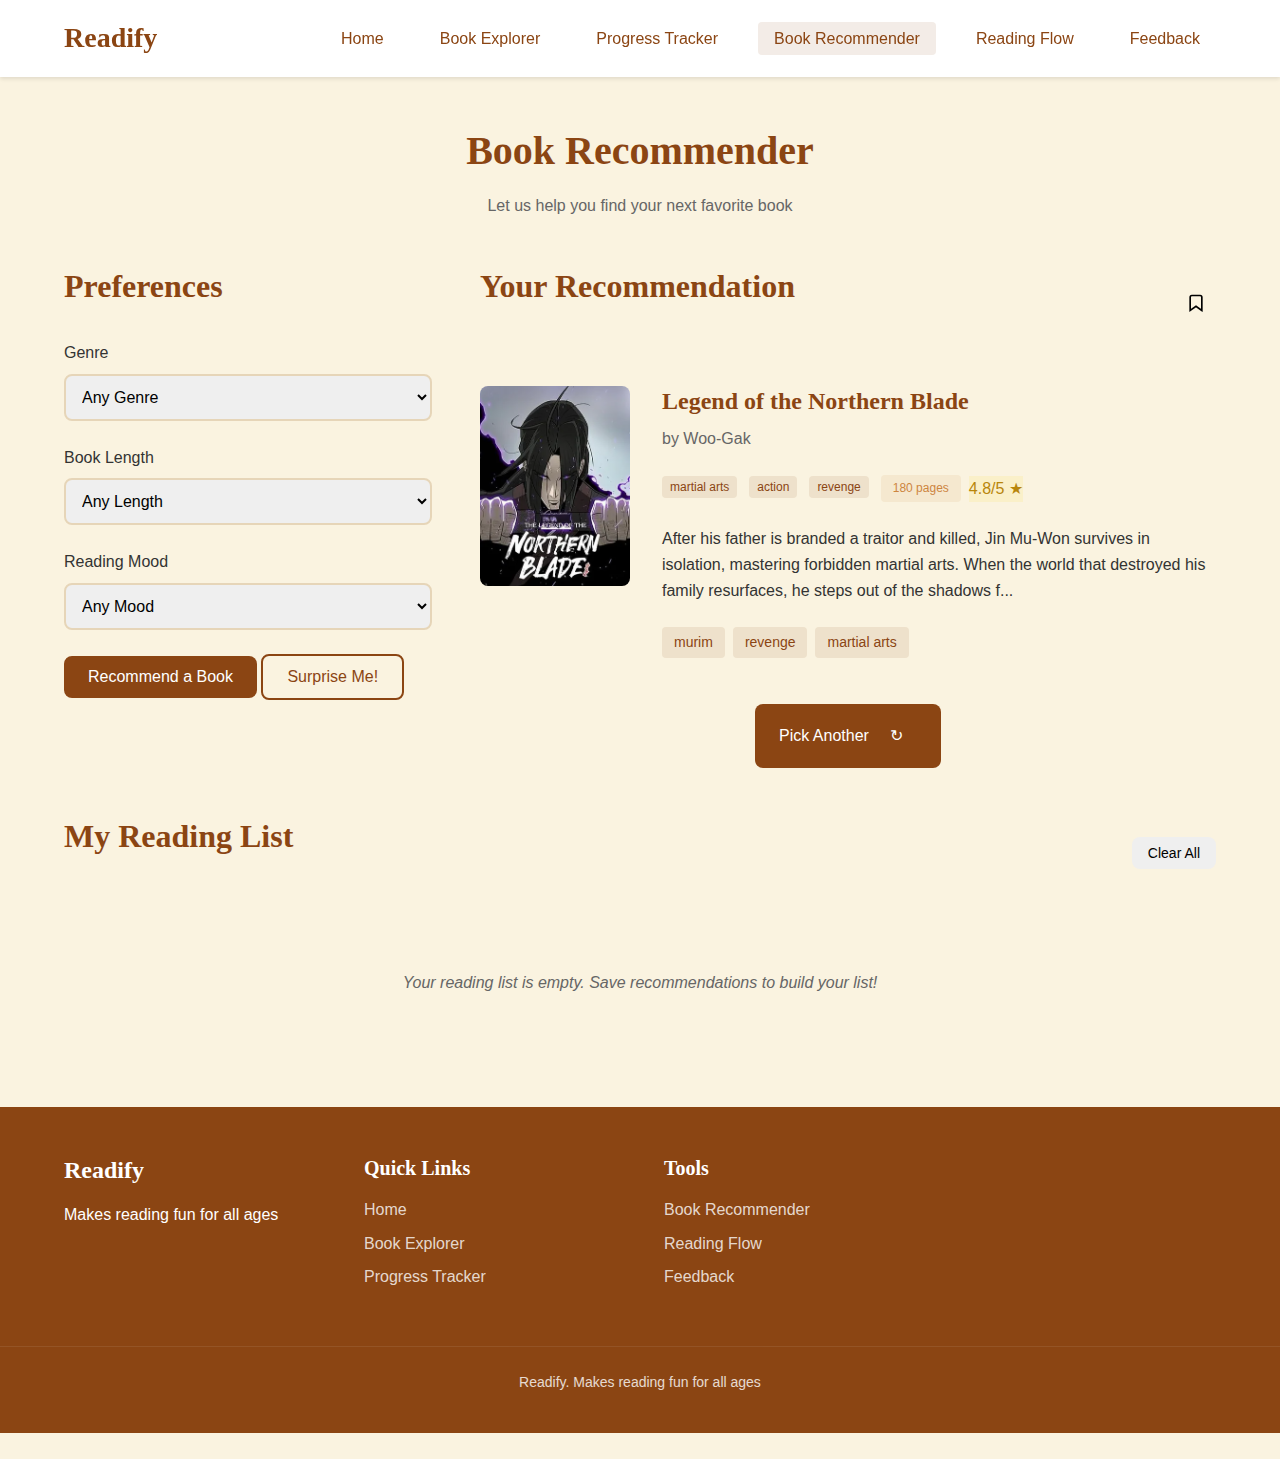
<file: recommender.html>
<!DOCTYPE html>
<html lang="en">
<head>
    <meta charset="UTF-8">
    <meta name="viewport" content="width=device-width, initial-scale=1.0">
    <title>Book Recommender - Readify</title>
    <link rel="stylesheet" href="css/styles.css">
    <link rel="manifest" href="manifest.json">
    <link rel="icon" href="assets/images/favicon.png">
</head>
<body>
    <!-- Navigation -->
    <nav class="navbar">
        <div class="nav-container">
            <a href="index.html" class="logo">Readify</a>
            
            <button class="hamburger" aria-label="Menu">
                <span></span>
                <span></span>
                <span></span>
            </button>
            
            <ul class="nav-menu">
                <li><a href="index.html">Home</a></li>
                <li><a href="explorer.html">Book Explorer</a></li>
                <li><a href="tracker.html">Progress Tracker</a></li>
                <li><a href="recommender.html" class="active">Book Recommender</a></li>
                <li><a href="flow.html">Reading Flow</a></li>
                <li><a href="feedback.html">Feedback</a></li>
            </ul>
        </div>
    </nav>

    <!-- Main Content -->
    <main class="recommender-container">
        <div class="container">
            <header class="recommender-header">
                <h1 class="page-title">Book Recommender</h1>
                <p class="page-subtitle">Let us help you find your next favorite book</p>
            </header>

            <div class="recommender-grid">
                <!-- Filters -->
                <div class="recommender-card filters-card">
                    <h2 class="card-title">Preferences</h2>
                    
                    <div class="filters-form">
                        <div class="form-group">
                            <label for="genre-select">Genre</label>
                            <select id="genre-select">
                                <option value="">Any Genre</option>
                                <option value="action">Action</option>
                                <option value="fantasy">Fantasy</option>
                                <option value="reincarnation">Reincarnation</option>
                                <option value="martial arts">Martial Arts</option>
                                <option value="isekai">Isekai</option>
                                <option value="dungeon">Dungeon</option>
                                <option value="regression">Regression</option>
                            </select>
                        </div>
                        
                        <div class="form-group">
                            <label for="length-select">Book Length</label>
                            <select id="length-select">
                                <option value="">Any Length</option>
                                <option value="short">Short (Under 180 pages)</option>
                                <option value="medium">Medium (180-220 pages)</option>
                                <option value="long">Long (Over 220 pages)</option>
                            </select>
                        </div>
                        
                        <div class="form-group">
                            <label for="mood-select">Reading Mood</label>
                            <select id="mood-select">
                                <option value="">Any Mood</option>
                                <option value="action-packed">Action-Packed</option>
                                <option value="strategic">Strategic & Smart</option>
                                <option value="emotional">Emotional & Deep</option>
                                <option value="comedy">Funny & Light</option>
                                <option value="revenge">Revenge & Dark</option>
                            </select>
                        </div>
                        
                        <button class="btn-primary" id="recommend-btn">Recommend a Book</button>
                        <button class="btn-secondary" id="random-btn">Surprise Me!</button>
                    </div>
                </div>

                <!-- Recommendation -->
                <div class="recommender-card recommendation-card">
                    <div class="recommendation-header">
                        <h2 class="card-title">Your Recommendation</h2>
                        <div class="recommendation-actions">
                            <button class="btn-icon" id="save-recommendation" title="Save to reading list">
                                <svg width="20" height="20" viewBox="0 0 24 24" fill="none" stroke="currentColor" stroke-width="2">
                                    <path d="M19 21l-7-5-7 5V5a2 2 0 0 1 2-2h10a2 2 0 0 1 2 2z"></path> <!--Bookmark/Save Icon-->
                                </svg>
                            </button>
                        </div>
                    </div>
                    
                    <div class="recommendation-content" id="recommendation-content">
                        <div class="empty-recommendation">
                            <div class="empty-icon">📚</div>
                            <h3>No Recommendation Yet</h3>
                            <p>Set your preferences and click "Recommend a Book" to get started!</p>
                        </div>
                    </div>
                    
                    <div class="recommendation-footer">
                        <button class="btn-primary" id="pick-again-btn" disabled>
                            <span class="btn-text">Pick Another</span>
                            <span class="btn-icon">↻</span>
                        </button>
                    </div>
                </div>

                <!-- Reading List -->
                <div class="recommender-card reading-list-card">
                    <div class="reading-list-header">
                        <h2 class="card-title">My Reading List</h2>
                        <button class="btn-small" id="clear-list">Clear All</button>
                    </div>
                    
                    <div class="reading-list" id="reading-list">
                        <p class="empty-message">Your reading list is empty. Save recommendations to build your list!</p>
                    </div>
                </div>
            </div>
        </div>
    </main>

    <!-- Footer -->
    <footer class="footer">
        <div class="footer-container">
            <div class="footer-section">
                <h3>Readify</h3>
                <p>Makes reading fun for all ages</p>
            </div>
            
            <div class="footer-section">
                <h4>Quick Links</h4>
                <ul>
                    <li><a href="index.html">Home</a></li>
                    <li><a href="explorer.html">Book Explorer</a></li>
                    <li><a href="tracker.html">Progress Tracker</a></li>
                </ul>
            </div>
            
            <div class="footer-section">
                <h4>Tools</h4>
                <ul>
                    <li><a href="recommender.html">Book Recommender</a></li>
                    <li><a href="flow.html">Reading Flow</a></li>
                    <li><a href="feedback.html">Feedback</a></li>
                </ul>
            </div>
        </div>
        
        <div class="footer-bottom">
            <p>Readify. Makes reading fun for all ages</p>
        </div>
    </footer>

    <script src="js/utils.js"></script>
    <script src="js/data.js"></script>
    <script src="js/main.js"></script>
    <script>
        document.addEventListener('DOMContentLoaded', function() {
            const recommendBtn = document.getElementById('recommend-btn');
            const randomBtn = document.getElementById('random-btn');
            const pickAgainBtn = document.getElementById('pick-again-btn');
            const saveBtn = document.getElementById('save-recommendation');
            const clearBtn = document.getElementById('clear-list');
            const recommendationContent = document.getElementById('recommendation-content');
            const readingListContainer = document.getElementById('reading-list');
            
            let currentRecommendation = null;
            loadReadingList();
            
            recommendBtn.addEventListener('click', function() {
                recommendBook();
            });
            
            randomBtn.addEventListener('click', function() {
                recommendRandomBook();
            });
            
            pickAgainBtn.addEventListener('click', function() {
                if (pickAgainBtn.disabled) return;
                
                pickAgainBtn.classList.add('spinning');
                
                setTimeout(() => {
                    pickAgainBtn.classList.remove('spinning');
                    recommendBook();
                }, 500);
            });
            
            // Saving a recommendation
            saveBtn.addEventListener('click', function() {
                if (!currentRecommendation) return;
                
                saveToReadingList(currentRecommendation);
                
                saveBtn.classList.add('saved');
                setTimeout(() => {
                    saveBtn.classList.remove('saved');
                }, 1000);
            });
            
            // Clear reading list confirmation
            clearBtn.addEventListener('click', function() {
                if (confirm('Are you sure you want to clear your reading list?')) {
                    localStorage.removeItem('readify_reading_list');
                    loadReadingList();
                }
            });
            
            function recommendBook() {
                const genre = document.getElementById('genre-select').value;
                const length = document.getElementById('length-select').value;
                const mood = document.getElementById('mood-select').value;
                
                // Filter books based on criteria
                let filteredBooks = booksData;
                
                if (genre) {
                    filteredBooks = filteredBooks.filter(book => 
                        book.genres && book.genres.includes(genre)
                    );
                }
                
                if (length) {
                    filteredBooks = filteredBooks.filter(book => {
                        if (length === 'short') return book.pages < 180;
                        if (length === 'medium') return book.pages >= 180 && book.pages <= 220;
                        if (length === 'long') return book.pages > 220;
                        return true;
                    });
                }
                
                if (mood) {
                    // Mood matching based on your new data
                    filteredBooks = filteredBooks.filter(book => {
                        const tags = book.tags || [];
                        const genres = book.genres || [];
                        
                        if (mood === 'action-packed') {
                            return genres.includes('action') || 
                                   tags.includes('action') || 
                                   tags.includes('overpowered') ||
                                   tags.includes('dragons') ||
                                   tags.includes('murim');
                        }
                        if (mood === 'strategic') {
                            return tags.includes('strategy') || 
                                   tags.includes('world-building') ||
                                   book.title.includes('Omniscient') ||
                                   book.title.includes('Gacha');
                        }
                        if (mood === 'emotional') {
                            return tags.includes('emotional') || 
                                   tags.includes('drama') ||
                                   tags.includes('trauma') ||
                                   tags.includes('philosophy') ||
                                   book.title.includes('Boxer');
                        }
                        if (mood === 'comedy') {
                            return genres.includes('comedy') || 
                                   tags.includes('comedy') ||
                                   book.title.includes('Crazy Demon') ||
                                   book.title.includes('Estate Developer') ||
                                   book.title.includes('Mount Hua');
                        }
                        if (mood === 'revenge') {
                            return genres.includes('revenge') || 
                                   tags.includes('revenge') ||
                                   book.title.includes('Revenge') ||
                                   book.title.includes('Baskerville') ||
                                   book.title.includes('Northern Blade');
                        }
                        return true;
                    });
                }
                
                if (filteredBooks.length === 0) {
                    showNoResults();
                    return;
                }
                
                // Pick random book from filtered list
                const randomIndex = Math.floor(Math.random() * filteredBooks.length);
                const book = filteredBooks[randomIndex];
                
                showRecommendation(book);
                currentRecommendation = book;
            }
            
            function recommendRandomBook() {
                const randomIndex = Math.floor(Math.random() * booksData.length);
                const book = booksData[randomIndex];
                
                showRecommendation(book);
                currentRecommendation = book;
            }
            
            function showRecommendation(book) {
                const html = `
                    <div class="recommended-book">
                        <div class="recommended-book-cover">
                            ${book.image ? 
                                `<img src="${book.image}" alt="${book.title} cover" loading="lazy">` :
                                `<div class="recommended-cover-placeholder" style="background-color: ${book.color}">
                                    <span>${book.title.substring(0, 2)}</span>
                                </div>`
                            }
                        </div>
                        <div class="recommended-book-info">
                            <h3 class="recommended-book-title">${book.title}</h3>
                            <p class="recommended-book-author">by ${book.author}</p>
                            
                            <div class="recommended-book-meta">
                                ${book.genres.map(genre => `<span class="genre-tag">${genre}</span>`).join('')}
                                <span class="pages-tag">${book.pages} pages</span>
                                <span class="rating-tag">${book.rating}/5 ★</span>
                            </div>
                            
                            <p class="recommended-book-synopsis">${book.synopsis.substring(0, 200)}...</p>
                            
                            <div class="recommended-book-tags">
                                ${(book.tags || []).map(tag => `<span class="book-tag">${tag}</span>`).join('')}
                            </div>
                        </div>
                    </div>
                `;
                
                recommendationContent.innerHTML = html;
                pickAgainBtn.disabled = false;
            }
            
            function showNoResults() {
                const html = `
                    <div class="empty-recommendation">
                        <div class="empty-icon">🔍</div>
                        <h3>No Books Found</h3>
                        <p>Try adjusting your filters to get more recommendations.</p>
                    </div>
                `;
                
                recommendationContent.innerHTML = html;
                pickAgainBtn.disabled = true;
                currentRecommendation = null;
            }
            
            function saveToReadingList(book) {
                let readingList = JSON.parse(localStorage.getItem('readify_reading_list') || '[]');
                
                // Check if book is already in list
                const exists = readingList.some(item => item.id === book.id);
                
                if (!exists) {
                    readingList.push({
                        id: book.id,
                        title: book.title,
                        author: book.author,
                        genres: book.genres,
                        pages: book.pages,
                        image: book.image,
                        dateAdded: new Date().toISOString()
                    });
                    
                    localStorage.setItem('readify_reading_list', JSON.stringify(readingList));
                    loadReadingList();
                } else {
                    alert('This book is already in your reading list!');
                }
            }
            
            function loadReadingList() {
                const readingList = JSON.parse(localStorage.getItem('readify_reading_list') || '[]');
                readingListContainer.innerHTML = '';
                
                if (readingList.length === 0) {
                    readingListContainer.innerHTML = '<p class="empty-message">Your reading list is empty. Save recommendations to build your list!</p>';
                    return;
                }
                
                readingList.forEach((item, index) => {
                    const bookElement = document.createElement('div');
                    bookElement.className = 'reading-list-item';
                    bookElement.innerHTML = `
                        <div class="reading-list-item-number">${index + 1}</div>
                        <div class="reading-list-item-info">
                            <h4 class="reading-list-item-title">${item.title}</h4>
                            <p class="reading-list-item-author">${item.author}</p>
                            <div class="reading-list-item-meta">
                                ${item.genres ? item.genres.map(genre => 
                                    `<span class="genre-tag small">${genre}</span>`
                                ).join('') : ''}
                                <span class="pages-tag small">${item.pages} pages</span>
                            </div>
                        </div>
                        <button class="btn-icon remove-btn" data-id="${item.id}" title="Remove from list">
                            <svg width="16" height="16" viewBox="0 0 24 24" fill="none" stroke="currentColor" stroke-width="2">
                                <line x1="18" y1="6" x2="6" y2="18"></line>
                                <line x1="6" y1="6" x2="18" y2="18"></line>
                            </svg>
                        </button>
                    `;
                    
                    readingListContainer.appendChild(bookElement);
                });
                
                // Add event listeners to remove buttons
                document.querySelectorAll('.remove-btn').forEach(button => {
                    button.addEventListener('click', function() {
                        const id = parseInt(this.dataset.id);
                        removeFromReadingList(id);
                    });
                });
            }
            
            function removeFromReadingList(id) {
                let readingList = JSON.parse(localStorage.getItem('readify_reading_list') || '[]');
                readingList = readingList.filter(item => item.id !== id);
                
                localStorage.setItem('readify_reading_list', JSON.stringify(readingList));
                loadReadingList();
            }
            
            // Initial random recommendation
            recommendRandomBook();
        });
    </script>
</body>
</html>
</file>
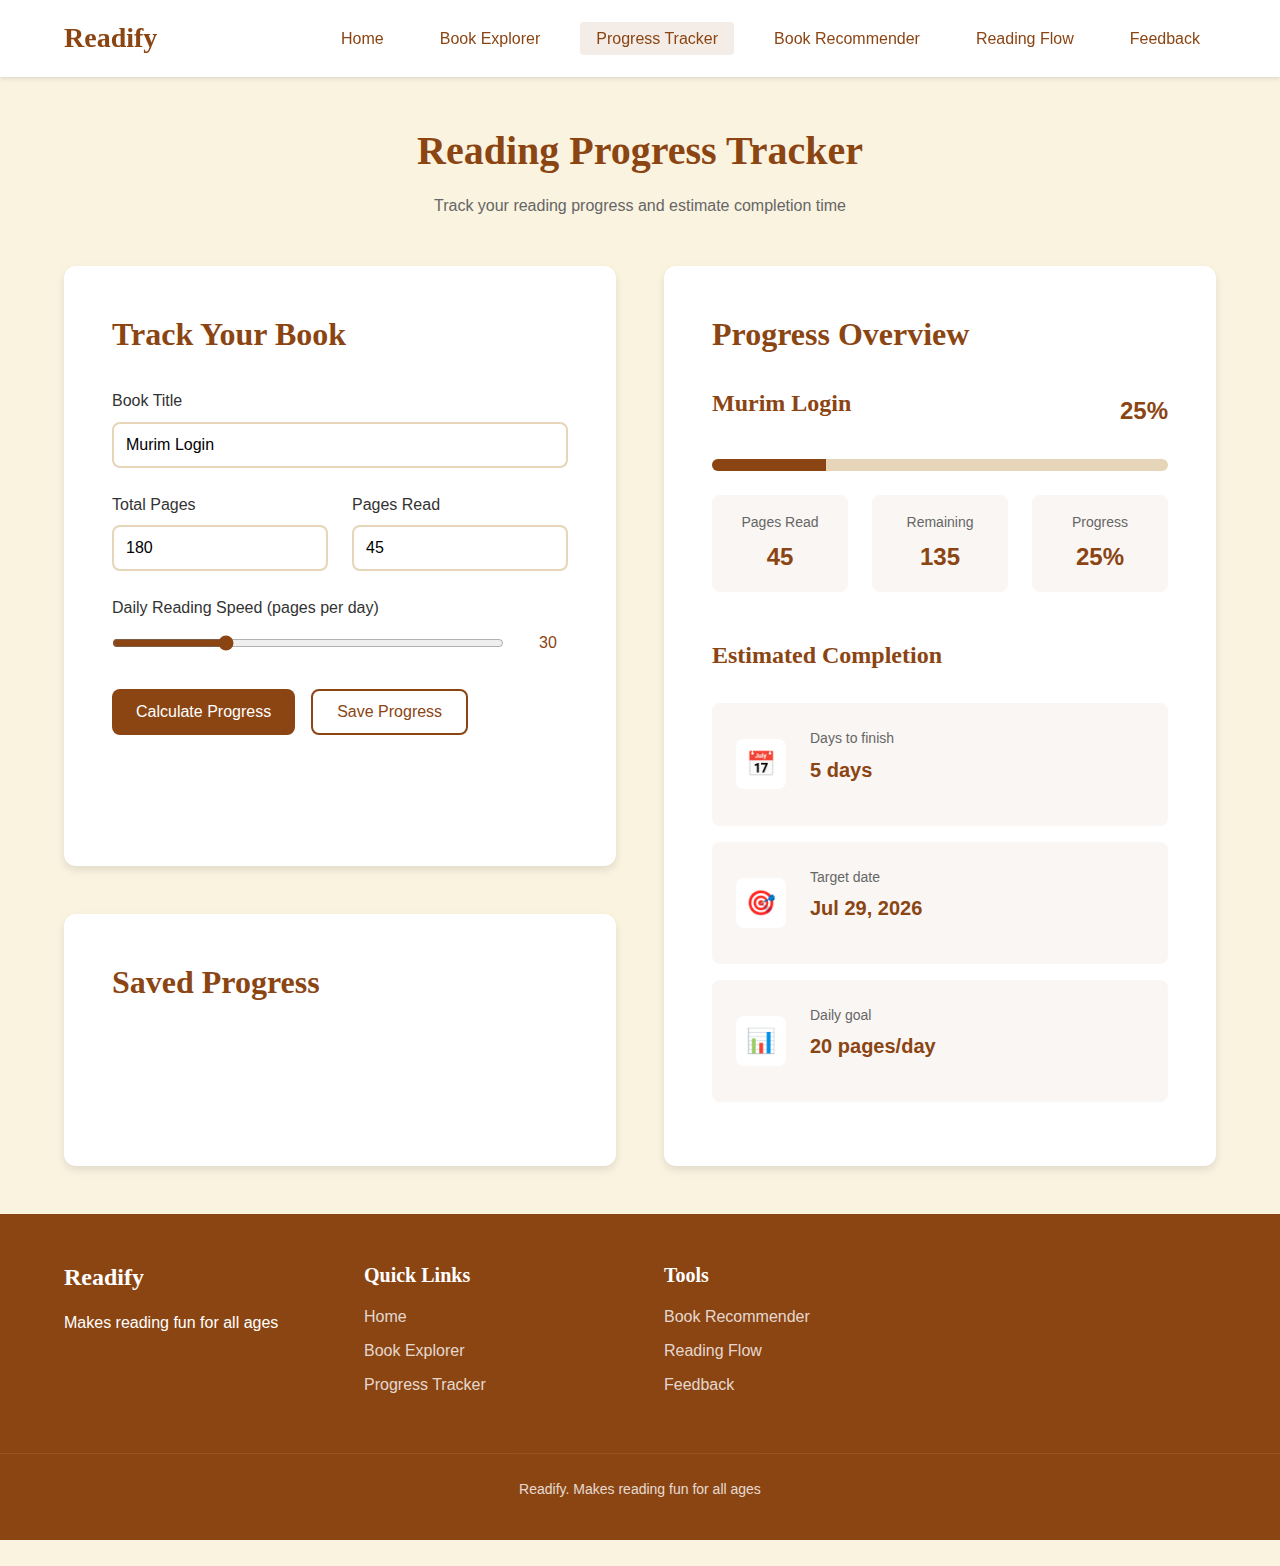
<file: tracker.html>
<!DOCTYPE html>
<html lang="en">
<head>
    <meta charset="UTF-8">
    <meta name="viewport" content="width=device-width, initial-scale=1.0">
    <title>Reading Progress Tracker - Readify</title>
    <link rel="stylesheet" href="css/styles.css">
    <link rel="manifest" href="manifest.json">
    <link rel="icon" href="assets/images/favicon.png">
</head>
<body>
    <!-- Navigation -->
    <nav class="navbar">
        <div class="nav-container">
            <a href="index.html" class="logo">Readify</a>
            
            <button class="hamburger" aria-label="Menu">
                <span></span>
                <span></span>
                <span></span>
            </button>
            
            <ul class="nav-menu">
                <li><a href="index.html">Home</a></li>
                <li><a href="explorer.html">Book Explorer</a></li>
                <li><a href="tracker.html" class="active">Progress Tracker</a></li>
                <li><a href="recommender.html">Book Recommender</a></li>
                <li><a href="flow.html">Reading Flow</a></li>
                <li><a href="feedback.html">Feedback</a></li>
            </ul>
        </div>
    </nav>

    <main class="tracker-container">
        <div class="container">
            <header class="tracker-header">
                <h1 class="page-title">Reading Progress Tracker</h1>
                <p class="page-subtitle">Track your reading progress and estimate completion time</p>
            </header>

            <div class="tracker-grid">
                <div class="tracker-card input-card">
                    <h2 class="card-title">Track Your Book</h2>
                    
                    <form class="progress-form" id="progress-form">
                        <div class="form-group">
                            <label for="book-title">Book Title</label>
                            <input type="text" id="book-title" placeholder="Enter book title" value="Murim Login">
                        </div>
                        
                        <div class="form-row">
                            <div class="form-group">
                                <label for="total-pages">Total Pages</label>
                                <input type="number" id="total-pages" min="1" value="180" required>
                            </div>
                            
                            <div class="form-group">
                                <label for="pages-read">Pages Read</label>
                                <input type="number" id="pages-read" min="0" value="45" required>
                            </div>
                        </div>
                        
                        <div class="form-group">
                            <label for="reading-speed">Daily Reading Speed (pages per day)</label>
                            <div class="slider-container">
                                <input type="range" id="reading-speed" min="5" max="100" value="30">
                                <span class="slider-value" id="speed-value">30</span>
                            </div>
                        </div>
                        
                        <div class="form-actions">
                            <button type="submit" class="btn-primary">Calculate Progress</button>
                            <button type="button" class="btn-secondary" id="save-progress">Save Progress</button>
                        </div>
                    </form>
                </div>

                <!-- Results -->
                <div class="tracker-card results-card">
                    <h2 class="card-title">Progress Overview</h2>
                    
                    <div class="progress-section">
                        <div class="progress-header">
                            <h3 id="current-book">Murim Login</h3>
                            <span class="progress-percent" id="percent-complete">25%</span>
                        </div>
                        
                        <div class="progress-bar">
                            <div class="progress-fill" id="progress-fill" style="width: 25%"></div>
                        </div>
                        
                        <div class="progress-stats">
                            <div class="stat">
                                <span class="stat-label">Pages Read</span>
                                <span class="stat-value" id="pages-read-display">45</span>
                            </div>
                            <div class="stat">
                                <span class="stat-label">Remaining</span>
                                <span class="stat-value" id="pages-remaining">135</span>
                            </div>
                            <div class="stat">
                                <span class="stat-label">Progress</span>
                                <span class="stat-value">25%</span>
                            </div>
                        </div>
                    </div>
                    
                    <div class="estimation-section">
                        <h3>Estimated Completion</h3>
                        <div class="estimation-card">
                            <div class="estimation-icon">📅</div>
                            <div class="estimation-info">
                                <p class="estimation-label">Days to finish</p>
                                <p class="estimation-value" id="days-to-finish">5 days</p>
                            </div>
                        </div>
                        
                        <div class="estimation-card">
                            <div class="estimation-icon">🎯</div>
                            <div class="estimation-info">
                                <p class="estimation-label">Target date</p>
                                <p class="estimation-value" id="target-date">Jan 10, 2024</p>
                            </div>
                        </div>
                        
                        <div class="estimation-card">
                            <div class="estimation-icon">📊</div>
                            <div class="estimation-info">
                                <p class="estimation-label">Daily goal</p>
                                <p class="estimation-value" id="daily-goal">27 pages/day</p>
                            </div>
                        </div>
                    </div>
                </div>

                <!-- Saved Books -->
                <div class="tracker-card saved-card">
                    <h2 class="card-title">Saved Progress</h2>
                    
                    <div class="saved-books-list" id="saved-books">
                        <p class="empty-message" id="empty-message">No saved progress yet. Save your current progress to see it here.</p>
                    </div>
                </div>
            </div>
        </div>
    </main>

    <!-- Footer -->
    <footer class="footer">
        <div class="footer-container">
            <div class="footer-section">
                <h3>Readify</h3>
                <p>Makes reading fun for all ages</p>
            </div>
            
            <div class="footer-section">
                <h4>Quick Links</h4>
                <ul>
                    <li><a href="index.html">Home</a></li>
                    <li><a href="explorer.html">Book Explorer</a></li>
                    <li><a href="tracker.html">Progress Tracker</a></li>
                </ul>
            </div>
            
            <div class="footer-section">
                <h4>Tools</h4>
                <ul>
                    <li><a href="recommender.html">Book Recommender</a></li>
                    <li><a href="flow.html">Reading Flow</a></li>
                    <li><a href="feedback.html">Feedback</a></li>
                </ul>
            </div>
            
        </div>
        
        <div class="footer-bottom">
            <p>Readify. Makes reading fun for all ages</p>
        </div>
    </footer>

    <script src="js/utils.js"></script>
    <script src="js/main.js"></script>
    <script>
        document.addEventListener('DOMContentLoaded', function() {
            const form = document.getElementById('progress-form');
            const saveButton = document.getElementById('save-progress');
            const speedSlider = document.getElementById('reading-speed');
            const speedValue = document.getElementById('speed-value');
            const savedBooksList = document.getElementById('saved-books');
            const emptyMessage = document.getElementById('empty-message');
            
            loadSavedProgress();
            
            // Update slider value display
            speedSlider.addEventListener('input', function() {
                speedValue.textContent = this.value;
            });
            
            form.addEventListener('submit', function(e) {
                e.preventDefault();
                calculateProgress();
            });
            
            saveButton.addEventListener('click', saveProgress);
            
            calculateProgress();
            
            function calculateProgress() {
                const bookTitle = document.getElementById('book-title').value;
                const totalPages = parseInt(document.getElementById('total-pages').value);
                const pagesRead = parseInt(document.getElementById('pages-read').value);
                const readingSpeed = parseInt(document.getElementById('reading-speed').value);
                
                // Page input validation
                if (pagesRead > totalPages) {
                    alert('Pages read cannot exceed total pages');
                    return;
                }
                
                // Progress Calculations
                const percentComplete = Math.round((pagesRead / totalPages) * 100);
                const pagesRemaining = totalPages - pagesRead;
                const daysToFinish = Math.ceil(pagesRemaining / readingSpeed);
                
                // getting the current date
                const targetDate = new Date();
                targetDate.setDate(targetDate.getDate() + daysToFinish);
                const formattedDate = targetDate.toLocaleDateString('en-US', {
                    month: 'short',
                    day: 'numeric',
                    year: 'numeric'
                });
                
                // A daily goal (amount of pages to read daily to finish in a week or less)
                const dailyGoal = Math.ceil(pagesRemaining / 7);
                
                document.getElementById('current-book').textContent = bookTitle;
                document.getElementById('percent-complete').textContent = `${percentComplete}%`;
                document.getElementById('pages-read-display').textContent = pagesRead;
                document.getElementById('pages-remaining').textContent = pagesRemaining;
                document.getElementById('days-to-finish').textContent = `${daysToFinish} day${daysToFinish !== 1 ? 's' : ''}`;
                document.getElementById('target-date').textContent = formattedDate;
                document.getElementById('daily-goal').textContent = `${dailyGoal} pages/day`;
                
                const progressFill = document.getElementById('progress-fill');
                progressFill.style.width = `${percentComplete}%`;

                progressFill.classList.remove('animate');
                void progressFill.offsetWidth;
                progressFill.classList.add('animate');
            }
            
            function saveProgress() {
                const bookTitle = document.getElementById('book-title').value;
                const totalPages = parseInt(document.getElementById('total-pages').value);
                const pagesRead = parseInt(document.getElementById('pages-read').value);
                const readingSpeed = parseInt(document.getElementById('reading-speed').value);
                
                if (!bookTitle) {
                    alert('Please enter a book title');
                    return;
                }
                
                const progressData = {
                    id: Date.now(),
                    title: bookTitle,
                    totalPages: totalPages,
                    pagesRead: pagesRead,
                    readingSpeed: readingSpeed,
                    date: new Date().toISOString(),
                    percentComplete: Math.round((pagesRead / totalPages) * 100)
                };
                
                let savedProgress = JSON.parse(localStorage.getItem('readify_progress') || '[]');
                const existingIndex = savedProgress.findIndex(item => item.title === bookTitle);
                
                if (existingIndex >= 0) {
                    savedProgress[existingIndex] = progressData;
                } else {
                    savedProgress.push(progressData);
                }
                
                // Saving new item to local storage
                localStorage.setItem('readify_progress', JSON.stringify(savedProgress));
                loadSavedProgress();
                
                const originalText = saveButton.textContent;
                saveButton.textContent = 'Saved!';
                saveButton.classList.add('saved');
                
                setTimeout(() => {
                    saveButton.textContent = originalText;
                    saveButton.classList.remove('saved');
                }, 2000);
            }
            
            function loadSavedProgress() {
                const savedProgress = JSON.parse(localStorage.getItem('readify_progress') || '[]');
                savedBooksList.innerHTML = '';
                
                if (savedProgress.length === 0) {
                    emptyMessage.style.display = 'block';
                    return;
                }
                
                emptyMessage.style.display = 'none';
                
                // Sorting list by the most recent addition
                savedProgress.sort((a, b) => b.id - a.id);
                
                savedProgress.forEach(item => {
                    const bookElement = document.createElement('div');
                    bookElement.className = 'saved-book';
                    bookElement.innerHTML = `
                        <div class="saved-book-info">
                            <h4 class="saved-book-title">${item.title}</h4>
                            <p class="saved-book-meta">${item.pagesRead}/${item.totalPages} pages (${item.percentComplete}%)</p>
                        </div>
                        <div class="saved-book-actions">
                            <button class="btn-small load-btn" data-id="${item.id}">Load</button>
                            <button class="btn-small delete-btn" data-id="${item.id}">Delete</button>
                        </div>
                    `;
                    
                    savedBooksList.appendChild(bookElement);
                });
                
                document.querySelectorAll('.load-btn').forEach(button => {
                    button.addEventListener('click', function() {
                        const id = parseInt(this.dataset.id);
                        loadProgress(id);
                    });
                });
                
                document.querySelectorAll('.delete-btn').forEach(button => {
                    button.addEventListener('click', function() {
                        const id = parseInt(this.dataset.id);
                        deleteProgress(id);
                    });
                });
            }
            
            function loadProgress(id) {
                const savedProgress = JSON.parse(localStorage.getItem('readify_progress') || '[]');
                const progress = savedProgress.find(item => item.id === id);
                
                if (progress) {
                    document.getElementById('book-title').value = progress.title;
                    document.getElementById('total-pages').value = progress.totalPages;
                    document.getElementById('pages-read').value = progress.pagesRead;
                    document.getElementById('reading-speed').value = progress.readingSpeed;
                    speedValue.textContent = progress.readingSpeed;
                    
                    calculateProgress();
                    
                    window.scrollTo({ top: 0, behavior: 'smooth' });
                }
            }
            
            function deleteProgress(id) {
                let savedProgress = JSON.parse(localStorage.getItem('readify_progress') || '[]');
                savedProgress = savedProgress.filter(item => item.id !== id);
                
                localStorage.setItem('readify_progress', JSON.stringify(savedProgress));
                loadSavedProgress();
            }
        });
    </script>
</body>
</html>
</file>
<file: css/styles.css>
* {
    margin: 0;
    padding: 0;
    box-sizing: border-box;
}

:root {
    --color-primary: #8B4513;
    --color-primary-light: #A0522D;
    --color-secondary: #D2691E;
    --color-accent: #CD853F;
    --color-background: #FAF3E0;
    --color-card: #FFF8E1;
    --color-text: #333333;
    --color-text-light: #666666;
    --color-border: #E6D5B8;
    --color-success: #2E7D32;
    --color-error: #C62828;
    --color-warning: #F9A825;
    --color-info: #1565C0;
    
    --font-heading: 'Crimson Text', serif;
    --font-body: 'Open Sans', sans-serif;
    
    --spacing-xs: 0.5rem;
    --spacing-sm: 1rem;
    --spacing-md: 1.5rem;
    --spacing-lg: 2rem;
    --spacing-xl: 3rem;
    
    --radius-sm: 4px;
    --radius-md: 8px;
    --radius-lg: 12px;
    --radius-xl: 20px;
    
    --shadow-sm: 0 2px 4px rgba(0, 0, 0, 0.1);
    --shadow-md: 0 4px 8px rgba(0, 0, 0, 0.1);
    --shadow-lg: 0 8px 16px rgba(0, 0, 0, 0.1);
    --shadow-xl: 0 12px 24px rgba(0, 0, 0, 0.15);
}

body {
    font-family: var(--font-body);
    line-height: 1.6;
    color: var(--color-text);
    background-color: var(--color-background);
    min-height: 100vh;
}

.container {
    width: 100%;
    max-width: 1200px;
    margin: 0 auto;
    padding: 0 var(--spacing-md);
}

h1, h2, h3, h4, h5, h6 {
    font-family: var(--font-heading);
    font-weight: 600;
    line-height: 1.3;
    margin-bottom: var(--spacing-sm);
    color: var(--color-primary);
}

h1 { font-size: 2.5rem; }
h2 { font-size: 2rem; }
h3 { font-size: 1.5rem; }
h4 { font-size: 1.25rem; }

p {
    margin-bottom: var(--spacing-sm);
}

a {
    color: var(--color-primary);
    text-decoration: none;
    transition: color 0.3s ease;
}

a:hover {
    color: var(--color-primary-light);
}

.btn-primary,
.btn-secondary,
.btn-small,
.btn-icon {
    display: inline-flex;
    align-items: center;
    justify-content: center;
    padding: 0.75rem 1.5rem;
    border: none;
    border-radius: var(--radius-md);
    font-family: var(--font-body);
    font-size: 1rem;
    font-weight: 500;
    cursor: pointer;
    transition: all 0.3s ease;
    gap: 0.5rem;
}

.btn-primary {
    background-color: var(--color-primary);
    color: white;
}

.btn-primary:hover {
    background-color: var(--color-primary-light);
    transform: translateY(-2px);
    box-shadow: var(--shadow-md);
}

.btn-secondary {
    background-color: transparent;
    color: var(--color-primary);
    border: 2px solid var(--color-primary);
}

.btn-secondary:hover {
    background-color: rgba(139, 69, 19, 0.1);
    transform: translateY(-2px);
}

.btn-small {
    padding: 0.5rem 1rem;
    font-size: 0.875rem;
}

.btn-icon {
    padding: 0.5rem;
    border-radius: 50%;
    background: transparent;
    border: none;
    width: 40px;
    height: 40px;
}

.btn-icon:hover {
    background-color: rgba(139, 69, 19, 0.1);
}

.navbar {
    background-color: white;
    box-shadow: var(--shadow-sm);
    position: sticky;
    top: 0;
    z-index: 1000;
}

.nav-container {
    display: flex;
    justify-content: space-between;
    align-items: center;
    padding: var(--spacing-sm) var(--spacing-md);
    max-width: 1200px;
    margin: 0 auto;
}

.logo {
    font-family: var(--font-heading);
    font-size: 1.75rem;
    font-weight: 700;
    color: var(--color-primary);
}

.nav-menu {
    display: flex;
    list-style: none;
    gap: var(--spacing-md);
}

.nav-menu li a {
    padding: 0.5rem 1rem;
    border-radius: var(--radius-sm);
    transition: all 0.3s ease;
}

.nav-menu li a:hover,
.nav-menu li a.active {
    background-color: rgba(139, 69, 19, 0.1);
    color: var(--color-primary);
}

.hamburger {
    display: none;
    flex-direction: column;
    gap: 4px;
    background: none;
    border: none;
    cursor: pointer;
    padding: 4px;
}

.hamburger span {
    display: block;
    width: 25px;
    height: 3px;
    background-color: var(--color-primary);
    transition: all 0.3s ease;
}

.hero {
    padding: var(--spacing-xl) 0;
    background: linear-gradient(135deg, rgba(250, 243, 224, 0.9), rgba(255, 248, 225, 0.9));
}

.hero-container {
    display: grid;
    grid-template-columns: 1fr 1fr;
    gap: var(--spacing-xl);
    align-items: center;
}

.quote-section {
    padding: var(--spacing-lg);
}

.quote-container {
    background-color: white;
    border-radius: var(--radius-lg);
    padding: var(--spacing-xl);
    box-shadow: var(--shadow-lg);
    position: relative;
    overflow: hidden;
}

.quote-title {
    margin-bottom: var(--spacing-lg);
    text-align: center;
}

.quote-slider {
    position: relative;
    min-height: 200px;
}

.quote {
    position: absolute;
    top: 0;
    left: 0;
    right: 0;
    opacity: 0;
    transform: translateY(20px);
    transition: all 0.5s ease;
}

.quote.active {
    opacity: 1;
    transform: translateY(0);
}

.quote p {
    font-size: 1.5rem;
    font-style: italic;
    margin-bottom: var(--spacing-sm);
    color: var(--color-text);
}

.quote cite {
    display: block;
    text-align: right;
    font-style: normal;
    color: var(--color-text-light);
    font-weight: 500;
}

.quote-dots {
    display: flex;
    justify-content: center;
    gap: var(--spacing-sm);
    margin-top: var(--spacing-lg);
}

.dot {
    width: 12px;
    height: 12px;
    border-radius: 50%;
    background-color: var(--color-border);
    cursor: pointer;
    transition: all 0.3s ease;
}

.dot.active {
    background-color: var(--color-primary);
    transform: scale(1.2);
}

.hero-image {
    display: flex;
    justify-content: center;
    align-items: center;
}

.image-placeholder {
    width: 100%;
    height: 400px;
    background: linear-gradient(135deg, var(--color-primary), var(--color-accent));
    border-radius: var(--radius-lg);
    display: flex;
    align-items: center;
    justify-content: center;
}

.book-stack {
    position: relative;
    width: 200px;
    height: 250px;
}

.book-stack .book {
    position: absolute;
    width: 160px;
    height: 220px;
    background-color: white;
    border-radius: 4px;
    box-shadow: var(--shadow-md);
}

.book-stack .book:nth-child(1) {
    transform: rotate(-5deg);
    background-color: #FFF8E1;
}

.book-stack .book:nth-child(2) {
    left: 20px;
    transform: rotate(0deg);
    background-color: #FFECB3;
}

.book-stack .book:nth-child(3) {
    left: 40px;
    transform: rotate(5deg);
    background-color: #FFE082;
}

.author-section {
    padding: var(--spacing-xl) 0;
    background-color: white;
}

.section-title {
    text-align: center;
    margin-bottom: var(--spacing-lg);
}

.author-card {
    display: grid;
    grid-template-columns: 200px 1fr;
    gap: var(--spacing-xl);
    background-color: var(--color-card);
    border-radius: var(--radius-lg);
    padding: var(--spacing-xl);
    box-shadow: var(--shadow-md);
    max-width: 800px;
    margin: 0 auto;
}

.author-image {
    width: 200px;
    height: 200px;
    border-radius: 50%;
    display: flex;
    align-items: center;
    justify-content: center;
    color: white;
    font-size: 4rem;
    font-weight: bold;
}

.author-info h3 {
    margin-bottom: var(--spacing-sm);
    color: var(--color-primary);
}

.author-meta {
    display: flex;
    gap: var(--spacing-sm);
    margin-top: var(--spacing-md);
}

.genre-tag,
.pages-tag,
.date-tag {
    display: inline-block;
    padding: 0.25rem 0.75rem;
    background-color: rgba(139, 69, 19, 0.1);
    border-radius: var(--radius-sm);
    font-size: 0.875rem;
    color: var(--color-primary);
}

.date-tag {
    background-color: rgba(205, 133, 63, 0.1);
}

.newsletter-section {
    padding: var(--spacing-xl) 0;
    background: linear-gradient(135deg, var(--color-primary), var(--color-primary-light));
    color: white;
}

.newsletter-section .section-title {
    color: white;
}

.newsletter-section .section-subtitle {
    text-align: center;
    margin-bottom: var(--spacing-lg);
    opacity: 0.9;
}

.newsletter-form {
    max-width: 600px;
    margin: 0 auto;
}

.newsletter-form .form-group {
    display: flex;
    gap: var(--spacing-sm);
}

.newsletter-form input {
    flex: 1;
    padding: 1rem;
    border: none;
    border-radius: var(--radius-md);
    font-family: var(--font-body);
    font-size: 1rem;
}

.form-message {
    margin-top: var(--spacing-sm);
    padding: 0.75rem;
    border-radius: var(--radius-sm);
    text-align: center;
    display: none;
}

.form-message.success {
    background-color: rgba(46, 125, 50, 0.1);
    color: var(--color-success);
    display: block;
}

.form-message.error {
    background-color: rgba(198, 40, 40, 0.1);
    color: var(--color-error);
    display: block;
}

.form-note {
    margin-top: var(--spacing-sm);
    text-align: center;
    opacity: 0.8;
    font-size: 0.875rem;
}

.footer {
    background-color: var(--color-primary);
    color: white;
    padding: var(--spacing-xl) 0 0;
}

.footer-container {
    display: grid;
    grid-template-columns: repeat(4, 1fr);
    gap: var(--spacing-xl);
    max-width: 1200px;
    margin: 0 auto;
    padding: 0 var(--spacing-md);
}

.footer-section h3,
.footer-section h4 {
    color: white;
    margin-bottom: var(--spacing-sm);
}

.footer-section ul {
    list-style: none;
}

.footer-section ul li {
    margin-bottom: 0.5rem;
}

.footer-section a {
    color: rgba(255, 255, 255, 0.8);
}

.footer-section a:hover {
    color: white;
}

.footer-bottom {
    text-align: center;
    padding: var(--spacing-md);
    margin-top: var(--spacing-xl);
    border-top: 1px solid rgba(255, 255, 255, 0.1);
    font-size: 0.875rem;
    opacity: 0.8;
}

.page-title {
    text-align: center;
    margin-bottom: var(--spacing-sm);
}

.page-subtitle {
    text-align: center;
    color: var(--color-text-light);
    margin-bottom: var(--spacing-xl);
}

.explorer-container {
    padding: var(--spacing-xl) 0;
}

.filters {
    background-color: white;
    border-radius: var(--radius-lg);
    padding: var(--spacing-lg);
    margin-bottom: var(--spacing-xl);
    box-shadow: var(--shadow-md);
}

.search-box {
    display: flex;
    margin-bottom: var(--spacing-md);
}

.search-box input {
    flex: 1;
    padding: 1rem;
    border: 2px solid var(--color-border);
    border-right: none;
    border-radius: var(--radius-md) 0 0 var(--radius-md);
    font-family: var(--font-body);
    font-size: 1rem;
}

.search-btn {
    padding: 1rem 1.5rem;
    background-color: var(--color-primary);
    color: white;
    border: none;
    border-radius: 0 var(--radius-md) var(--radius-md) 0;
    cursor: pointer;
}

.filter-group {
    display: flex;
    gap: var(--spacing-sm);
    flex-wrap: wrap;
}

.filter-group select {
    padding: 0.75rem;
    border: 2px solid var(--color-border);
    border-radius: var(--radius-md);
    font-family: var(--font-body);
    font-size: 1rem;
    background-color: white;
    min-width: 150px;
}

.book-grid {
    display: grid;
    grid-template-columns: repeat(auto-fill, minmax(250px, 1fr));
    gap: var(--spacing-lg);
    margin-bottom: var(--spacing-xl);
}

.book-card {
    background-color: white;
    border-radius: var(--radius-lg);
    overflow: hidden;
    box-shadow: var(--shadow-md);
    transition: transform 0.3s ease, box-shadow 0.3s ease;
    display: flex;
    flex-direction: column;
    height: 100%;
}

.book-card:hover {
    transform: translateY(-8px);
    box-shadow: var(--shadow-xl);
}

.book-cover {
    height: 200px;
    overflow: hidden;
    position: relative;
    background-color: var(--color-border);
}

.book-cover img {
    width: 100%;
    height: 100%;
    object-fit: cover;
    transition: transform 0.3s ease;
}

.book-cover:hover img {
    transform: scale(1.05);
}

.book-cover-placeholder {
    width: 100%;
    height: 100%;
    display: flex;
    align-items: center;
    justify-content: center;
    color: white;
    font-size: 3rem;
    font-weight: bold;
}

.book-info {
    padding: var(--spacing-md);
    display: flex;
    flex-direction: column;
    flex: 1;
}

.book-title {
    font-size: 1.125rem;
    margin-bottom: 0.375rem;
    color: var(--color-primary);
    line-height: 1.3;
    min-height: 2.6em;
}

.book-author {
    color: var(--color-text-light);
    margin-bottom: 0.75rem;
    font-size: 0.875rem;
    min-height: 1.2em;
}

.genre-tags-container {
    margin-bottom: 1rem;
    flex: 1;
    min-height: 60px;
}

.genre-tag {
    display: inline-block;
    padding: 0.25rem 0.5rem;
    background-color: rgba(139, 69, 19, 0.1);
    border-radius: var(--radius-sm);
    font-size: 0.75rem;
    color: var(--color-primary);
    margin: 0 0.25rem 0.25rem 0;
    line-height: 1.2;
}

.pages-tag {
    display: inline-block;
    padding: 0.25rem 0.75rem;
    background-color: rgba(205, 133, 63, 0.1);
    border-radius: var(--radius-sm);
    font-size: 0.75rem;
    color: var(--color-accent);
}

.btn-view-details {
    width: 100%;
    padding: 0.75rem;
    background-color: transparent;
    color: var(--color-primary);
    border: 2px solid var(--color-primary);
    border-radius: var(--radius-md);
    font-family: var(--font-body);
    font-size: 1rem;
    cursor: pointer;
    transition: all 0.3s ease;
    margin-top: auto;
}

.btn-view-details:hover {
    background-color: rgba(139, 69, 19, 0.1);
}

.modal-overlay {
    position: fixed;
    top: 0;
    left: 0;
    right: 0;
    bottom: 0;
    background-color: rgba(0, 0, 0, 0.5);
    display: flex;
    align-items: center;
    justify-content: center;
    z-index: 2000;
    opacity: 0;
    visibility: hidden;
    transition: all 0.3s ease;
}

.modal-overlay.active {
    opacity: 1;
    visibility: visible;
}

.modal {
    background-color: white;
    border-radius: var(--radius-lg);
    max-width: 800px;
    max-height: 90vh;
    overflow-y: auto;
    position: relative;
    animation: modalSlideIn 0.3s ease;
}

@keyframes modalSlideIn {
    from {
        opacity: 0;
        transform: translateY(-50px);
    }
    to {
        opacity: 1;
        transform: translateY(0);
    }
}

.modal-close {
    position: absolute;
    top: 1rem;
    right: 1rem;
    background: none;
    border: none;
    font-size: 2rem;
    color: var(--color-text-light);
    cursor: pointer;
    width: 40px;
    height: 40px;
    display: flex;
    align-items: center;
    justify-content: center;
    border-radius: 50%;
    transition: all 0.3s ease;
}

.modal-close:hover {
    background-color: rgba(0, 0, 0, 0.1);
    color: var(--color-text);
}

.modal-content {
    padding: var(--spacing-xl);
}

.modal-header {
    display: grid;
    grid-template-columns: 150px 1fr;
    gap: var(--spacing-lg);
    margin-bottom: var(--spacing-xl);
}

.modal-book-cover {
    width: 150px;
    height: 200px;
    overflow: hidden;
    border-radius: var(--radius-md);
}

.modal-book-cover img {
    width: 100%;
    height: 100%;
    object-fit: cover;
}

.modal-cover-placeholder {
    width: 100%;
    height: 100%;
    display: flex;
    align-items: center;
    justify-content: center;
    color: white;
    font-size: 2.5rem;
    font-weight: bold;
    border-radius: var(--radius-md);
}

.modal-title h2 {
    margin-bottom: 0.5rem;
    color: var(--color-primary);
}

.modal-title h3 {
    color: var(--color-text-light);
    font-weight: normal;
    margin-bottom: var(--spacing-md);
}

.modal-genres {
    display: flex;
    flex-wrap: wrap;
    gap: 0.5rem;
    margin-bottom: 0.5rem;
}

.modal .genre-tag {
    font-size: 0.875rem;
    padding: 0.375rem 0.75rem;
}

.modal-body section {
    margin-bottom: var(--spacing-xl);
}

.modal-body h3 {
    margin-bottom: var(--spacing-sm);
    color: var(--color-primary);
}

.reviews-table {
    width: 100%;
    border-collapse: collapse;
}

.reviews-table th,
.reviews-table td {
    padding: 0.75rem;
    text-align: left;
    border-bottom: 1px solid var(--color-border);
}

.reviews-table th {
    background-color: rgba(139, 69, 19, 0.05);
    font-weight: 600;
    color: var(--color-primary);
}

.rating {
    color: #FFD700;
    font-size: 1.25rem;
}

.tracker-container {
    padding: var(--spacing-xl) 0;
}

.tracker-grid {
    display: grid;
    grid-template-columns: 1fr 1fr;
    gap: var(--spacing-xl);
}

.tracker-card {
    background-color: white;
    border-radius: var(--radius-lg);
    padding: var(--spacing-xl);
    box-shadow: var(--shadow-md);
}

.tracker-card.input-card {
    grid-column: 1;
    grid-row: 1;
}

.tracker-card.results-card {
    grid-column: 2;
    grid-row: 1 / span 2;
}

.tracker-card.saved-card {
    grid-column: 1;
    grid-row: 2;
}

.card-title {
    margin-bottom: var(--spacing-lg);
    color: var(--color-primary);
}

.form-group {
    margin-bottom: var(--spacing-md);
}

.form-group label {
    display: block;
    margin-bottom: 0.5rem;
    font-weight: 500;
    color: var(--color-text);
}

.form-group input,
.form-group select,
.form-group textarea {
    width: 100%;
    padding: 0.75rem;
    border: 2px solid var(--color-border);
    border-radius: var(--radius-md);
    font-family: var(--font-body);
    font-size: 1rem;
    transition: border-color 0.3s ease;
}

.form-group input:focus,
.form-group select:focus,
.form-group textarea:focus {
    outline: none;
    border-color: var(--color-primary);
}

.form-row {
    display: grid;
    grid-template-columns: 1fr 1fr;
    gap: var(--spacing-md);
}

.slider-container {
    display: flex;
    align-items: center;
    gap: var(--spacing-md);
}

.slider-value {
    min-width: 40px;
    text-align: center;
    font-weight: 500;
    color: var(--color-primary);
}

input[type="range"] {
    accent-color: var(--color-primary);
    width: 100%;
    height: 6px;
    border-radius: 3px;
    background: var(--color-border);
}

.form-actions {
    display: flex;
    gap: var(--spacing-sm);
    margin-top: var(--spacing-lg);
}

.progress-section {
    margin-bottom: var(--spacing-xl);
}

.progress-header {
    display: flex;
    justify-content: space-between;
    align-items: center;
    margin-bottom: var(--spacing-md);
}

.progress-percent {
    font-size: 1.5rem;
    font-weight: 600;
    color: var(--color-primary);
}

.progress-bar {
    height: 12px;
    background-color: var(--color-border);
    border-radius: 6px;
    overflow: hidden;
    margin-bottom: var(--spacing-md);
}

.progress-fill {
    height: 100%;
    background-color: var(--color-primary);
    width: 0%;
    transition: width 0.5s ease;
}

.progress-fill.animate {
    animation: progressFill 1s ease-out;
}

@keyframes progressFill {
    from { width: 0; }
}

.progress-stats {
    display: grid;
    grid-template-columns: repeat(3, 1fr);
    gap: var(--spacing-md);
}

.stat {
    text-align: center;
    padding: var(--spacing-sm);
    background-color: rgba(139, 69, 19, 0.05);
    border-radius: var(--radius-md);
}

.stat-label {
    display: block;
    font-size: 0.875rem;
    color: var(--color-text-light);
    margin-bottom: 0.25rem;
}

.stat-value {
    display: block;
    font-size: 1.5rem;
    font-weight: 600;
    color: var(--color-primary);
}

.estimation-section {
    margin-top: var(--spacing-xl);
}

.estimation-section h3 {
    margin-bottom: var(--spacing-lg);
}

.estimation-card {
    display: flex;
    align-items: center;
    gap: var(--spacing-md);
    padding: var(--spacing-md);
    background-color: rgba(139, 69, 19, 0.05);
    border-radius: var(--radius-md);
    margin-bottom: var(--spacing-sm);
}

.estimation-icon {
    font-size: 1.5rem;
    width: 50px;
    height: 50px;
    display: flex;
    align-items: center;
    justify-content: center;
    background-color: white;
    border-radius: var(--radius-md);
}

.estimation-label {
    font-size: 0.875rem;
    color: var(--color-text-light);
    margin-bottom: 0.25rem;
}

.estimation-value {
    font-size: 1.25rem;
    font-weight: 600;
    color: var(--color-primary);
}

.saved-books-list {
    max-height: 400px;
    overflow-y: auto;
}

.saved-book {
    display: flex;
    justify-content: space-between;
    align-items: center;
    padding: var(--spacing-sm);
    border-bottom: 1px solid var(--color-border);
}

.saved-book:last-child {
    border-bottom: none;
}

.saved-book-info h4 {
    margin-bottom: 0.25rem;
    color: var(--color-primary);
}

.saved-book-meta {
    font-size: 0.875rem;
    color: var(--color-text-light);
}

.saved-book-actions {
    display: flex;
    gap: 0.5rem;
}

.empty-message {
    text-align: center;
    padding: var(--spacing-xl);
    color: var(--color-text-light);
    font-style: italic;
}

.recommender-container {
    padding: var(--spacing-xl) 0;
}

.recommender-grid {
    display: grid;
    grid-template-columns: 1fr 2fr;
    gap: var(--spacing-xl);
}

.filters-card {
    grid-column: 1;
    grid-row: 1;
}

.recommendation-card {
    grid-column: 2;
    grid-row: 1;
}

.reading-list-card {
    grid-column: 1 / span 2;
    grid-row: 2;
}

.recommendation-header {
    display: flex;
    justify-content: space-between;
    align-items: center;
    margin-bottom: var(--spacing-lg);
}

.recommendation-content {
    min-height: 300px;
    display: flex;
    align-items: center;
    justify-content: center;
}

.recommended-book {
    display: grid;
    grid-template-columns: 150px 1fr;
    gap: var(--spacing-lg);
    width: 100%;
}

.recommended-book-cover {
    width: 150px;
    height: 200px;
    overflow: hidden;
    border-radius: var(--radius-md);
}

.recommended-book-cover img {
    width: 100%;
    height: 100%;
    object-fit: cover;
}

.recommended-cover-placeholder {
    width: 100%;
    height: 100%;
    display: flex;
    align-items: center;
    justify-content: center;
    color: white;
    font-size: 2rem;
    font-weight: bold;
    border-radius: var(--radius-md);
}

.recommended-book-title {
    font-size: 1.5rem;
    margin-bottom: 0.5rem;
    color: var(--color-primary);
}

.recommended-book-author {
    color: var(--color-text-light);
    margin-bottom: var(--spacing-md);
}

.recommended-book-meta {
    display: flex;
    gap: 0.5rem;
    flex-wrap: wrap;
    margin-bottom: var(--spacing-md);
    align-items: center;
}

.recommended-book-meta .genre-tag {
    margin-bottom: 0.25rem;
}

.rating-tag {
    background-color: rgba(255, 215, 0, 0.1);
    color: #B8860B;
}

.recommended-book-synopsis {
    margin-bottom: var(--spacing-md);
    line-height: 1.6;
}

.recommended-book-tags {
    display: flex;
    flex-wrap: wrap;
    gap: 0.5rem;
}

.book-tag {
    padding: 0.25rem 0.75rem;
    background-color: rgba(139, 69, 19, 0.1);
    border-radius: var(--radius-sm);
    font-size: 0.875rem;
    color: var(--color-primary);
}

.empty-recommendation {
    text-align: center;
    padding: var(--spacing-xl);
}

.empty-icon {
    font-size: 3rem;
    margin-bottom: var(--spacing-md);
}

.recommendation-footer {
    margin-top: var(--spacing-lg);
    text-align: center;
}

.spinning .btn-icon {
    animation: spin 0.5s linear infinite;
}

@keyframes spin {
    from { transform: rotate(0deg); }
    to { transform: rotate(360deg); }
}

.reading-list-header {
    display: flex;
    justify-content: space-between;
    align-items: center;
    margin-bottom: var(--spacing-lg);
}

.reading-list {
    max-height: 300px;
    overflow-y: auto;
}

.reading-list-item {
    display: flex;
    align-items: center;
    gap: var(--spacing-md);
    padding: var(--spacing-sm);
    border-bottom: 1px solid var(--color-border);
}

.reading-list-item-number {
    width: 30px;
    height: 30px;
    display: flex;
    align-items: center;
    justify-content: center;
    background-color: rgba(139, 69, 19, 0.1);
    border-radius: 50%;
    font-weight: 600;
    color: var(--color-primary);
}

.reading-list-item-info {
    flex: 1;
}

.reading-list-item-title {
    margin-bottom: 0.25rem;
    color: var(--color-primary);
}

.reading-list-item-author {
    font-size: 0.875rem;
    color: var(--color-text-light);
    margin-bottom: 0.25rem;
}

.reading-list-item-meta {
    display: flex;
    gap: 0.5rem;
}

.genre-tag.small,
.pages-tag.small {
    font-size: 0.75rem;
    padding: 0.125rem 0.5rem;
}

.remove-btn:hover {
    color: var(--color-error);
}

.flow-container {
    padding: var(--spacing-xl) 0;
}

.flow-grid {
    display: grid;
    grid-template-columns: 1fr;
    gap: var(--spacing-xl);
}

.sounds-card {
    grid-column: 1;
    grid-row: 1;
}

.sound-controls {
    margin-bottom: var(--spacing-xl);
}

.sound-control {
    display: grid;
    grid-template-columns: 1fr auto 100px;
    align-items: center;
    gap: var(--spacing-md);
    padding: var(--spacing-md);
    border-bottom: 1px solid var(--color-border);
}

.sound-control:last-child {
    border-bottom: none;
}

.sound-info h3 {
    margin-bottom: 0.25rem;
    font-size: 1.125rem;
}

.sound-info p {
    font-size: 0.875rem;
    color: var(--color-text-light);
    margin: 0;
}

.sound-toggle {
    position: relative;
}

.sound-checkbox {
    display: none;
}

.sound-slider {
    display: block;
    width: 50px;
    height: 26px;
    background-color: var(--color-border);
    border-radius: 13px;
    position: relative;
    cursor: pointer;
    transition: background-color 0.3s ease;
}

.sound-slider:before {
    content: '';
    position: absolute;
    width: 22px;
    height: 22px;
    border-radius: 50%;
    background-color: white;
    top: 2px;
    left: 2px;
    transition: transform 0.3s ease;
}

.sound-checkbox:checked + .sound-slider {
    background-color: var(--color-primary);
}

.sound-checkbox:checked + .sound-slider:before {
    transform: translateX(24px);
}

.sound-volume input[type="range"] {
    width: 100%;
}

.sound-master-controls {
    display: flex;
    gap: var(--spacing-sm);
    flex-wrap: wrap;
}

.completed-card {
    grid-column: 1;
    grid-row: 2;
}

.completed-header {
    display: flex;
    justify-content: space-between;
    align-items: center;
    margin-bottom: var(--spacing-lg);
}

.completed-list {
    max-height: 300px;
    overflow-y: auto;
    margin-bottom: var(--spacing-lg);
}

.completed-book {
    display: flex;
    justify-content: space-between;
    align-items: center;
    padding: var(--spacing-sm);
    border-bottom: 1px solid var(--color-border);
}

.completed-book:last-child {
    border-bottom: none;
}

.completed-book-title {
    margin-bottom: 0.25rem;
    color: var(--color-primary);
}

.completed-book-author {
    font-size: 0.875rem;
    color: var(--color-text-light);
    margin-bottom: 0.25rem;
}

.completed-book-meta {
    display: flex;
    gap: 0.5rem;
    align-items: center;
}

.rating-display {
    color: #FFD700;
    font-size: 0.875rem;
}

.completed-book-date {
    font-size: 0.875rem;
    color: var(--color-text-light);
}

.completed-stats {
    display: grid;
    grid-template-columns: repeat(3, 1fr);
    gap: var(--spacing-md);
    padding-top: var(--spacing-md);
    border-top: 1px solid var(--color-border);
}

.small-modal {
    max-width: 500px;
}

.rating-input {
    display: flex;
    align-items: center;
    gap: var(--spacing-sm);
}

.rating-stars {
    display: flex;
    gap: 0.25rem;
}

.star-btn {
    font-size: 1.5rem;
    color: var(--color-border);
    background: none;
    border: none;
    cursor: pointer;
    padding: 0.25rem;
    transition: color 0.3s ease;
}

.star-btn.active,
.star-btn:hover {
    color: #FFD700;
}

.star-btn:focus {
    outline: 2px solid var(--color-primary);
    outline-offset: 2px;
}

.feedback-container {
    padding: var(--spacing-xl) 0;
}

.feedback-grid {
    display: grid;
    grid-template-columns: 1fr 1fr;
    gap: var(--spacing-xl);
}

.form-card {
    grid-column: 1;
}

.faq-card {
    grid-column: 2;
}

.error-message {
    color: var(--color-error);
    font-size: 0.875rem;
    margin-top: 0.25rem;
    display: none;
}

input.error,
textarea.error,
select.error {
    border-color: var(--color-error);
}

input.error + .error-message,
textarea.error + .error-message,
select.error + .error-message {
    display: block;
}

.faq-list {
    margin-top: var(--spacing-lg);
}

.faq-item {
    border-bottom: 1px solid var(--color-border);
}

.faq-item:last-child {
    border-bottom: none;
}

.faq-question {
    width: 100%;
    display: flex;
    justify-content: space-between;
    align-items: center;
    padding: var(--spacing-md) 0;
    background: none;
    border: none;
    text-align: left;
    font-family: var(--font-body);
    font-size: 1rem;
    font-weight: 500;
    color: var(--color-primary);
    cursor: pointer;
    transition: color 0.3s ease;
}

.faq-question:hover {
    color: var(--color-primary-light);
}

.faq-icon {
    font-size: 1.25rem;
    font-weight: 300;
    color: var(--color-text-light);
}

.faq-answer {
    max-height: 0;
    overflow: hidden;
    transition: max-height 0.3s ease;
}

.faq-answer p {
    padding-bottom: var(--spacing-md);
    margin: 0;
}

.confirmation-message {
    position: fixed;
    top: 0;
    left: 0;
    right: 0;
    bottom: 0;
    background-color: rgba(0, 0, 0, 0.5);
    display: flex;
    align-items: center;
    justify-content: center;
    z-index: 2000;
    opacity: 0;
    visibility: hidden;
    transition: all 0.3s ease;
}

.confirmation-message.active {
    opacity: 1;
    visibility: visible;
}

.confirmation-content {
    background-color: white;
    border-radius: var(--radius-lg);
    padding: var(--spacing-xl);
    text-align: center;
    max-width: 400px;
    animation: modalSlideIn 0.3s ease;
}

.confirmation-icon {
    width: 60px;
    height: 60px;
    background-color: var(--color-success);
    color: white;
    border-radius: 50%;
    display: flex;
    align-items: center;
    justify-content: center;
    font-size: 2rem;
    margin: 0 auto var(--spacing-lg);
}

@media (max-width: 768px) {
    .container {
        padding: 0 var(--spacing-sm);
    }
    
    h1 { font-size: 2rem; }
    h2 { font-size: 1.75rem; }
    h3 { font-size: 1.25rem; }
    
    .hero-container {
        grid-template-columns: 1fr;
        gap: var(--spacing-lg);
    }
    
    .author-card {
        grid-template-columns: 1fr;
        text-align: center;
    }
    
    .author-image {
        margin: 0 auto;
    }
    
    .footer-container {
        grid-template-columns: repeat(2, 1fr);
        gap: var(--spacing-lg);
    }
    
    .hamburger {
        display: flex;
    }
    
    .nav-menu {
        position: fixed;
        top: 70px;
        left: 0;
        right: 0;
        background-color: white;
        flex-direction: column;
        padding: var(--spacing-md);
        box-shadow: var(--shadow-md);
        transform: translateY(-100%);
        opacity: 0;
        visibility: hidden;
        transition: all 0.3s ease;
    }
    
    .nav-menu.active {
        transform: translateY(0);
        opacity: 1;
        visibility: visible;
    }
    
    .tracker-grid,
    .recommender-grid,
    .flow-grid,
    .feedback-grid {
        grid-template-columns: 1fr;
    }
    
    .tracker-card.input-card,
    .tracker-card.results-card,
    .tracker-card.saved-card,
    .filters-card,
    .recommendation-card,
    .reading-list-card,
    .sounds-card,
    .completed-card,
    .form-card,
    .faq-card {
        grid-column: 1;
        grid-row: auto;
    }
    
    .recommended-book {
        grid-template-columns: 1fr;
        text-align: center;
    }
    
    .recommended-book-cover {
        margin: 0 auto;
    }
    
    .modal-header {
        grid-template-columns: 1fr;
        text-align: center;
    }
    
    .modal-book-cover {
        margin: 0 auto;
    }
    
    .form-row {
        grid-template-columns: 1fr;
    }
    
    .progress-stats,
    .completed-stats {
        grid-template-columns: repeat(3, 1fr);
    }
    
    .sound-control {
        grid-template-columns: 1fr;
        gap: var(--spacing-sm);
        text-align: center;
    }
}

@media (max-width: 480px) {
    .filter-group {
        flex-direction: column;
    }
    
    .filter-group select {
        width: 100%;
    }
    
    .book-grid {
        grid-template-columns: 1fr;
    }
    
    .form-actions,
    .sound-master-controls {
        flex-direction: column;
    }
    
    .btn-primary,
    .btn-secondary {
        width: 100%;
    }
    
    .progress-stats,
    .completed-stats {
        grid-template-columns: 1fr;
    }
}

.fade-in {
    animation: fadeIn 0.5s ease;
}

@keyframes fadeIn {
    from { opacity: 0; }
    to { opacity: 1; }
}

.slide-up {
    animation: slideUp 0.5s ease;
}

@keyframes slideUp {
    from {
        opacity: 0;
        transform: translateY(20px);
    }
    to {
        opacity: 1;
        transform: translateY(0);
    }
}

.text-center { text-align: center; }
.mt-1 { margin-top: var(--spacing-sm); }
.mt-2 { margin-top: var(--spacing-md); }
.mt-3 { margin-top: var(--spacing-lg); }
.mb-1 { margin-bottom: var(--spacing-sm); }
.mb-2 { margin-bottom: var(--spacing-md); }
.mb-3 { margin-bottom: var(--spacing-lg); }

.hidden {
    display: none !important;
}

.visible {
    display: block !important;
}
</file>
